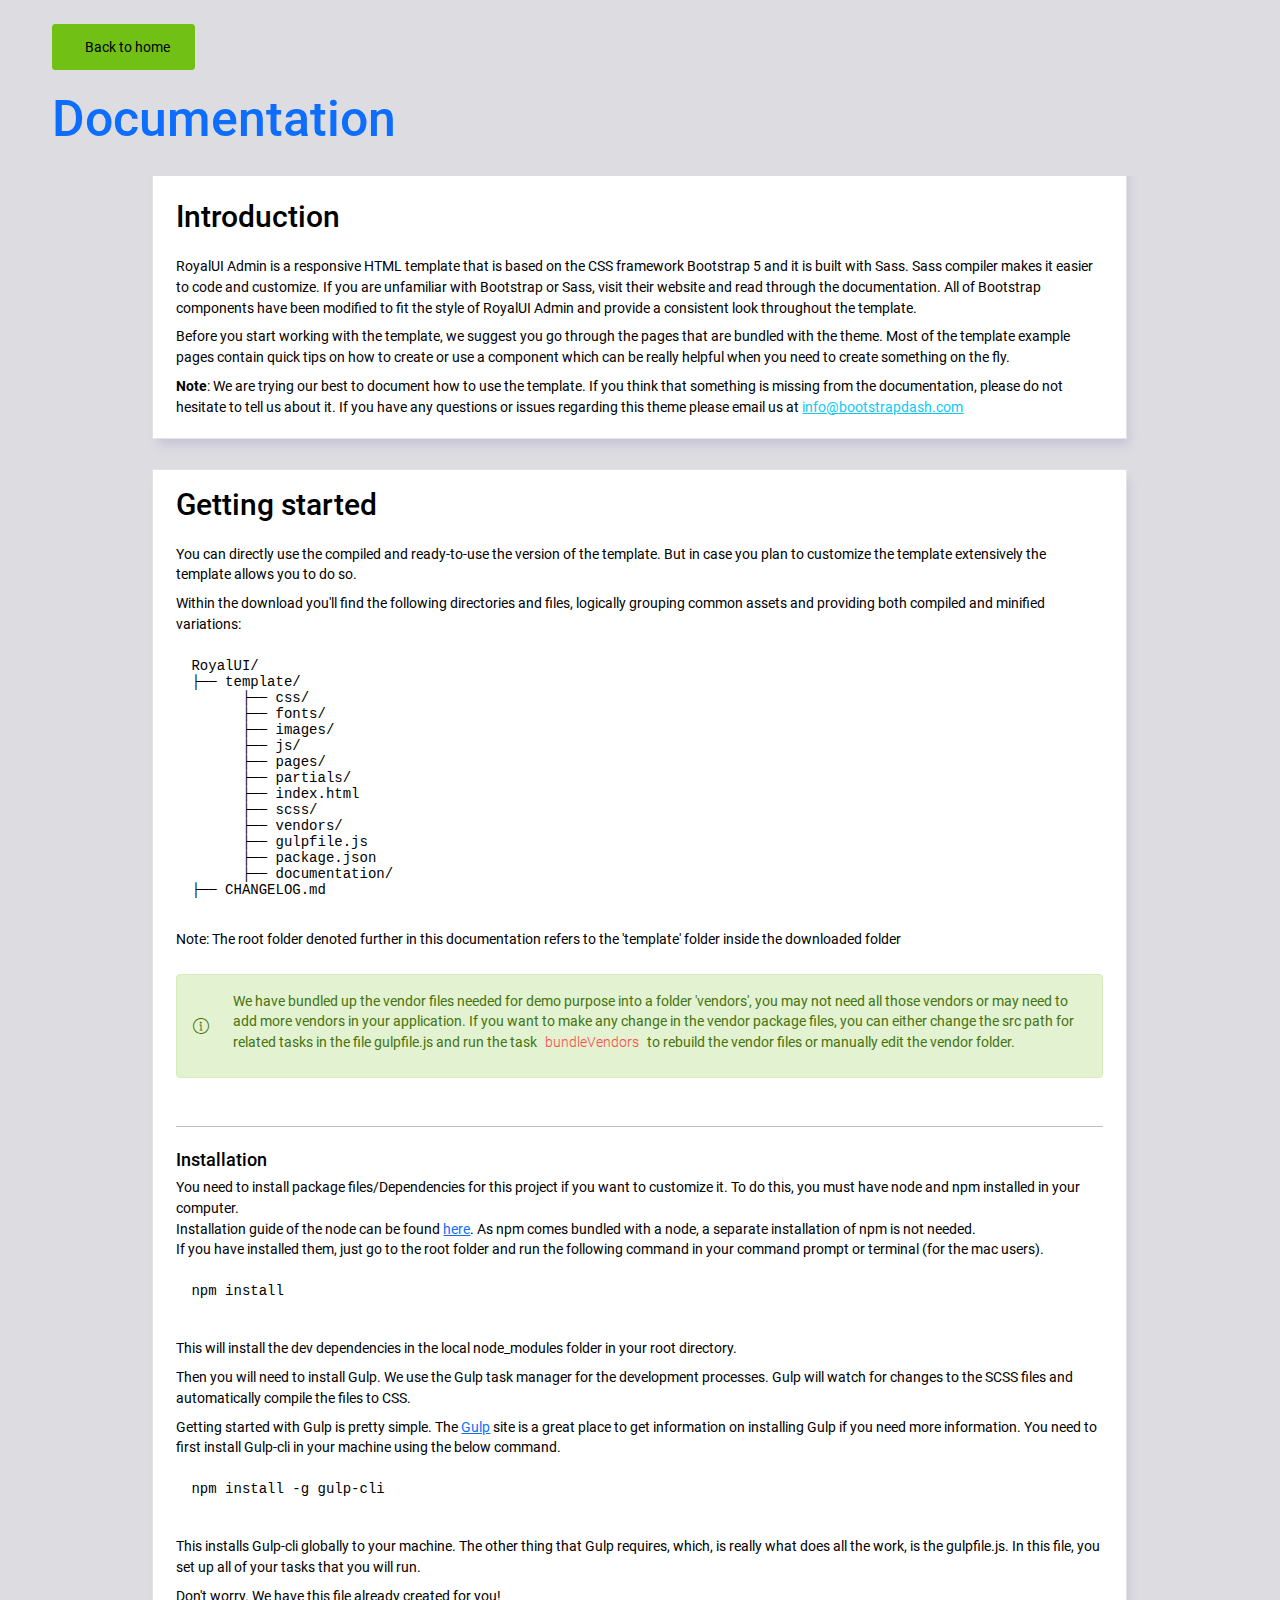
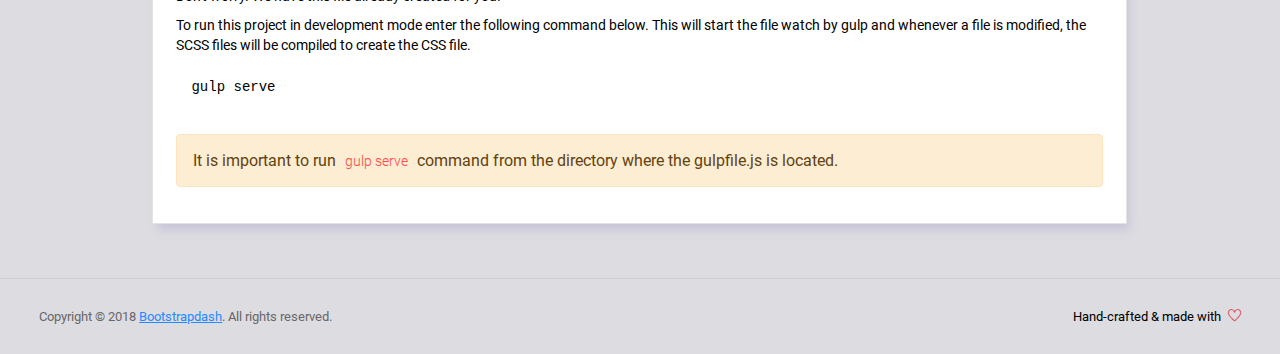
<file: static/admin/documentation/documentation.html>
<!DOCTYPE html>
<html lang="en">

<head>
  <!-- Required meta tags -->
  <meta charset="utf-8">
  <meta name="viewport" content="width=device-width, initial-scale=1, shrink-to-fit=no">
  <title>RoyalUI Admin Dashboard</title>
  <!-- plugins:css -->
  <link rel="stylesheet" href="../vendors/ti-icons/css/themify-icons.css">
  <link rel="stylesheet" href="../vendors/base/vendor.bundle.base.css">
  <!-- endinject -->
  <!-- plugin css for this page -->
  <!-- End plugin css for this page -->
  <!-- inject:css -->
  <link rel="stylesheet" href="../css/style.css">
  <!-- endinject -->
  <link rel="shortcut icon" href="../images/favicon.png" />
</head>

<body>
  <div class="container-scroller">
    <div class="container-fluid page-body-wrapper full-page-wrapper">
      <div class="main-panel w-100  documentation">
        <div class="content-wrapper">
          <div class="container-fluid">
            <div class="row">
              <div class="col-12 doc-header">
                <a class="btn btn-success" href="../index.html"><i class="mdi mdi-home me-2"></i>Back to home</a>
                <h1 class="text-primary mt-4">Documentation</h1>
              </div>
            </div>
            <div class="row doc-content">
              <div class="col-12 col-md-10 offset-md-1">
                <div class="col-12 grid-margin" id="doc-intro">
                    <div class="card">
                        <div class="card-body">
                            <h3 class="mb-4 mt-4">Introduction</h3>
                            <p>RoyalUI Admin is a responsive HTML template that is based on the CSS framework Bootstrap 5 and it is built with Sass. Sass compiler makes it easier to code and customize. If you are unfamiliar with Bootstrap or Sass, visit their
                                website and read through the documentation. All of Bootstrap components have been modified to fit the style of RoyalUI Admin and provide a consistent look throughout the template.</p>
                            <p>Before you start working with the template, we suggest you go through the pages that are bundled with the theme. Most of the template example pages contain quick tips on how to create or use a component which can
                                be really helpful when you need to create something on the fly.</p>
                            <p class="d-inline"><strong>Note</strong>: We are trying our best to document how to use the template. If you think that something is missing from the documentation, please do not hesitate to tell us about it. If you have any questions or issues regarding this theme please email us at <a class="d-inline text-info" href="mailto:info@bootstrapdash.com">info@bootstrapdash.com</a></p>
                        </div>
                    </div>
                </div>
                <div class="col-12 grid-margin" id="doc-started">
                    <div class="card">
                        <div class="card-body">
                            <h3 class="mb-4">Getting started</h3>
                            <p>You can directly use the compiled and ready-to-use the version of the template. But in case you plan to customize the template extensively the template allows you to do so.</p>
                            <p>Within the download you'll find the following directories and files, logically grouping common assets and providing both compiled and minified variations:</p>
                            <pre>
RoyalUI/
├── template/
      ├── css/
      ├── fonts/
      ├── images/
      ├── js/
      ├── pages/
      ├── partials/
      ├── index.html
      ├── scss/
      ├── vendors/
      ├── gulpfile.js
      ├── package.json                           
      ├── documentation/
├── CHANGELOG.md</pre>
                            <p class="mt-1">Note: The root folder denoted further in this documentation refers to the 'template' folder inside the downloaded folder</p>
                            <div class="alert alert-success mt-4 d-flex align-items-center" role="alert">
                              <i class="ti-info-alt me-4"></i>
                              <p>We have bundled up the vendor files needed for demo purpose into a folder 'vendors', you may not need all those vendors or may need to add more vendors in your application. If you want to make any change in the vendor package files, you can either change the src path for related tasks in the file gulpfile.js and run the task <code> bundleVendors </code> to rebuild the vendor files or manually edit the vendor folder.</p>
                            </div>
                            <hr class="mt-5">
                            <h4 class="mt-4">Installation</h4>
                            <p class="mb-0">
                              You need to install package files/Dependencies for this project if you want to customize it. To do this, you must have <span class="font-weight-bold">node and npm</span> installed in your computer.
                            </p>
                            <p class="mb-0">Installation guide of the node can be found <a href="https://nodejs.org/en/">here</a>. As npm comes bundled with a node, a separate installation of npm is not needed.</p>
                            <p>
                                If you have installed them, just go to the root folder and run the following command in your command prompt or terminal (for the mac users).
                            </p>
                            <pre class="shell-mode">
npm install</pre>
                            <p class="mt-4">
                              This will install the dev dependencies in the local <span class="font-weight-bold">node_modules</span> folder in your root directory.
                            </p>
                            <p class="mt-2">
                              Then you will need to install <span class="font-weight-bold">Gulp</span>. We use the Gulp task manager for the development processes. Gulp will watch for changes to the SCSS files and automatically compile the files to CSS.
                            </p>
                            <p>Getting started with Gulp is pretty simple. The <a href="https://gulpjs.com/" target="_blank">Gulp</a> site is a great place to get information on installing Gulp if you need more information. You need to first install Gulp-cli in your machine using the below command.</p>
                            <pre class="shell-mode">
npm install -g gulp-cli</pre>
                            <p class="mt-4">This installs Gulp-cli globally to your machine. The other thing that Gulp requires, which, is really what does all the work, is the gulpfile.js. In this file, you set up all of your tasks that you will run.</p>
                            <p>Don't worry. We have this file already created for you!</p>
                            <p>To run this project in development mode enter the following command below. This will start the file watch by gulp and whenever a file is modified, the SCSS files will be compiled to create the CSS file.</p>
<pre class="shell-mode">
gulp serve</pre>           
                            <div class="alert alert-warning mt-4" role="alert">
                              <i class="ti-info-alt-outline"></i>It is important to run <code>gulp serve</code> command from the directory where the gulpfile.js is located.
                            </div>
                        </div>
                    </div>
                </div>
              </div>
            </div>
          </div>
        </div>
        <!-- partial:../partials/_footer.html -->

        <footer class="footer">
          <div class="d-sm-flex justify-content-center justify-content-sm-between">
            <span class="text-muted text-center text-sm-left d-block d-sm-inline-block">Copyright © 2018 <a href="https://www.bootstrapdash.com/" target="_blank">Bootstrapdash</a>. All rights reserved.</span>
            <span class="float-none float-sm-right d-block mt-1 mt-sm-0 text-center">Hand-crafted & made with <i class="ti-heart text-danger ms-1"></i></span>
          </div>
        </footer>

        <!-- partial -->
      </div>
    </div>
  </div>
<!-- plugins:js -->
<script src="../vendors/base/vendor.bundle.base.js"></script>
<!-- endinject -->
<!-- inject:js -->
<script src="../js/off-canvas.js"></script>
<script src="../js/hoverable-collapse.js"></script>
<script src="../js/template.js"></script>
<script src="../js/todolist.js"></script>
<!-- endinject -->
<!-- Custom js for this page-->
<script src="../js/documentation.js"></script> 
<!-- End custom js for this page-->
</body>

</html>
</file>
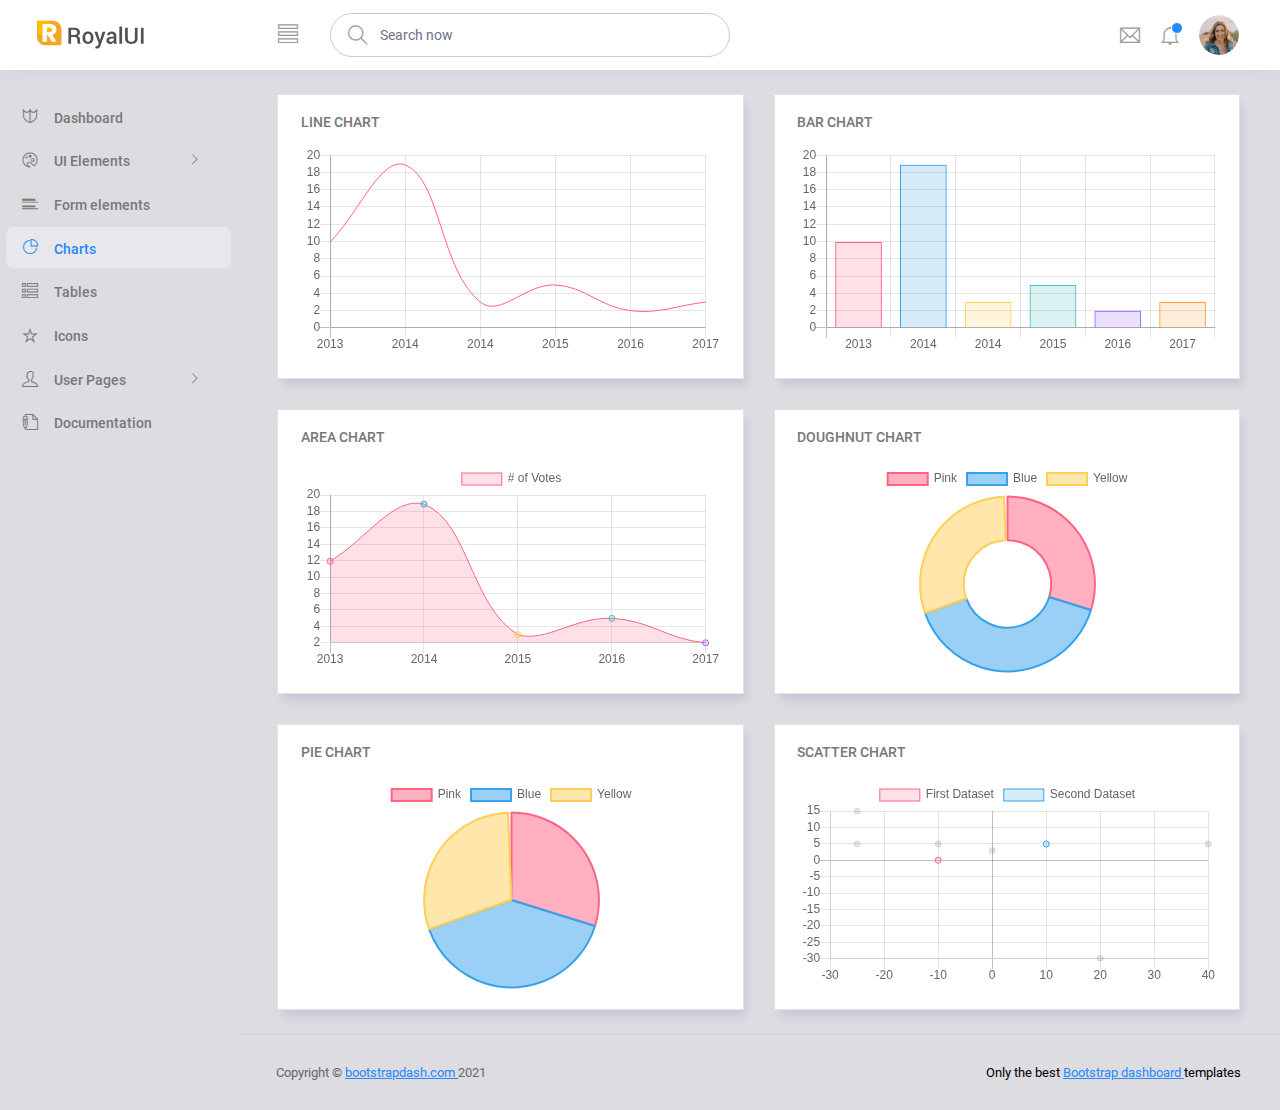
<file: static/admin/pages/charts/chartjs.html>
<!DOCTYPE html>
<html lang="en">

<head>
  <!-- Required meta tags -->
  <meta charset="utf-8">
  <meta name="viewport" content="width=device-width, initial-scale=1, shrink-to-fit=no">
  <title>RoyalUI Admin</title>
  <!-- plugins:css -->
  <link rel="stylesheet" href="../../vendors/ti-icons/css/themify-icons.css">
  <link rel="stylesheet" href="../../vendors/base/vendor.bundle.base.css">
  <!-- endinject -->
  <!-- inject:css -->
  <link rel="stylesheet" href="../../css/style.css">
  <!-- endinject -->
  <link rel="shortcut icon" href="../../images/favicon.png" />
</head>

<body>
  <div class="container-scroller">
    <!-- partial:../../partials/_navbar.html -->
    <nav class="navbar col-lg-12 col-12 p-0 fixed-top d-flex flex-row">
      <div class="text-center navbar-brand-wrapper d-flex align-items-center justify-content-center">
        <a class="navbar-brand brand-logo me-5" href="../../index.html"><img src="../../images/logo.svg" class="me-2" alt="logo"/></a>
        <a class="navbar-brand brand-logo-mini" href="../../index.html"><img src="../../images/logo-mini.svg" alt="logo"/></a>
      </div>
      <div class="navbar-menu-wrapper d-flex align-items-center justify-content-end">
        <button class="navbar-toggler navbar-toggler align-self-center" type="button" data-toggle="minimize">
          <span class="ti-view-list"></span>
        </button>
        <ul class="navbar-nav mr-lg-2">
          <li class="nav-item nav-search d-none d-lg-block">
            <div class="input-group">
              <div class="input-group-prepend hover-cursor" id="navbar-search-icon">
                <span class="input-group-text" id="search">
                  <i class="ti-search"></i>
                </span>
              </div>
              <input type="text" class="form-control" id="navbar-search-input" placeholder="Search now" aria-label="search" aria-describedby="search">
            </div>
          </li>
        </ul>
        <ul class="navbar-nav navbar-nav-right">
          <li class="nav-item dropdown me-1">
            <a class="nav-link count-indicator dropdown-toggle d-flex justify-content-center align-items-center" id="messageDropdown" href="#" data-bs-toggle="dropdown">
              <i class="ti-email mx-0"></i>
            </a>
            <div class="dropdown-menu dropdown-menu-right navbar-dropdown" aria-labelledby="messageDropdown">
              <p class="mb-0 font-weight-normal float-left dropdown-header">Messages</p>
              <a class="dropdown-item">
                <div class="item-thumbnail">
                    <img src="../../images/faces/face4.jpg" alt="image" class="profile-pic">
                </div>
                <div class="item-content flex-grow">
                  <h6 class="ellipsis font-weight-normal">David Grey
                  </h6>
                  <p class="font-weight-light small-text text-muted mb-0">
                    The meeting is cancelled
                  </p>
                </div>
              </a>
              <a class="dropdown-item">
                <div class="item-thumbnail">
                    <img src="../../images/faces/face2.jpg" alt="image" class="profile-pic">
                </div>
                <div class="item-content flex-grow">
                  <h6 class="ellipsis font-weight-normal">Tim Cook
                  </h6>
                  <p class="font-weight-light small-text text-muted mb-0">
                    New product launch
                  </p>
                </div>
              </a>
              <a class="dropdown-item">
                <div class="item-thumbnail">
                    <img src="../../images/faces/face3.jpg" alt="image" class="profile-pic">
                </div>
                <div class="item-content flex-grow">
                  <h6 class="ellipsis font-weight-normal"> Johnson
                  </h6>
                  <p class="font-weight-light small-text text-muted mb-0">
                    Upcoming board meeting
                  </p>
                </div>
              </a>
            </div>
          </li>
          <li class="nav-item dropdown">
            <a class="nav-link count-indicator dropdown-toggle" id="notificationDropdown" href="#" data-bs-toggle="dropdown">
              <i class="ti-bell mx-0"></i>
              <span class="count"></span>
            </a>
            <div class="dropdown-menu dropdown-menu-right navbar-dropdown" aria-labelledby="notificationDropdown">
              <p class="mb-0 font-weight-normal float-left dropdown-header">Notifications</p>
              <a class="dropdown-item">
                <div class="item-thumbnail">
                  <div class="item-icon bg-success">
                    <i class="ti-info-alt mx-0"></i>
                  </div>
                </div>
                <div class="item-content">
                  <h6 class="font-weight-normal">Application Error</h6>
                  <p class="font-weight-light small-text mb-0 text-muted">
                    Just now
                  </p>
                </div>
              </a>
              <a class="dropdown-item">
                <div class="item-thumbnail">
                  <div class="item-icon bg-warning">
                    <i class="ti-settings mx-0"></i>
                  </div>
                </div>
                <div class="item-content">
                  <h6 class="font-weight-normal">Settings</h6>
                  <p class="font-weight-light small-text mb-0 text-muted">
                    Private message
                  </p>
                </div>
              </a>
              <a class="dropdown-item">
                <div class="item-thumbnail">
                  <div class="item-icon bg-info">
                    <i class="ti-user mx-0"></i>
                  </div>
                </div>
                <div class="item-content">
                  <h6 class="font-weight-normal">New user registration</h6>
                  <p class="font-weight-light small-text mb-0 text-muted">
                    2 days ago
                  </p>
                </div>
              </a>
            </div>
          </li>
          <li class="nav-item nav-profile dropdown">
            <a class="nav-link dropdown-toggle" href="#" data-bs-toggle="dropdown" id="profileDropdown">
              <img src="../../images/faces/face28.jpg" alt="profile"/>
            </a>
            <div class="dropdown-menu dropdown-menu-right navbar-dropdown" aria-labelledby="profileDropdown">
              <a class="dropdown-item">
                <i class="ti-settings text-primary"></i>
                Settings
              </a>
              <a class="dropdown-item">
                <i class="ti-power-off text-primary"></i>
                Logout
              </a>
            </div>
          </li>
        </ul>
        <button class="navbar-toggler navbar-toggler-right d-lg-none align-self-center" type="button" data-toggle="offcanvas">
          <span class="ti-view-list"></span>
        </button>
      </div>
    </nav>
    <!-- partial -->
    <div class="container-fluid page-body-wrapper">
      <!-- partial:../../partials/_sidebar.html -->
      <nav class="sidebar sidebar-offcanvas" id="sidebar">
        <ul class="nav">
          <li class="nav-item">
            <a class="nav-link" href="../../index.html">
              <i class="ti-shield menu-icon"></i>
              <span class="menu-title">Dashboard</span>
            </a>
          </li>
          <li class="nav-item">
            <a class="nav-link" data-bs-toggle="collapse" href="#ui-basic" aria-expanded="false" aria-controls="ui-basic">
              <i class="ti-palette menu-icon"></i>
              <span class="menu-title">UI Elements</span>
              <i class="menu-arrow"></i>
            </a>
            <div class="collapse" id="ui-basic">
              <ul class="nav flex-column sub-menu">
                <li class="nav-item"> <a class="nav-link" href="../../pages/ui-features/buttons.html">Buttons</a></li>
                <li class="nav-item"> <a class="nav-link" href="../../pages/ui-features/typography.html">Typography</a></li>
              </ul>
            </div>
          </li>
          <li class="nav-item">
            <a class="nav-link" href="../../pages/forms/basic_elements.html">
              <i class="ti-layout-list-post menu-icon"></i>
              <span class="menu-title">Form elements</span>
            </a>
          </li>
          <li class="nav-item">
            <a class="nav-link" href="../../pages/charts/chartjs.html">
              <i class="ti-pie-chart menu-icon"></i>
              <span class="menu-title">Charts</span>
            </a>
          </li>
          <li class="nav-item">
            <a class="nav-link" href="../../pages/tables/basic-table.html">
              <i class="ti-view-list-alt menu-icon"></i>
              <span class="menu-title">Tables</span>
            </a>
          </li>
          <li class="nav-item">
            <a class="nav-link" href="../../pages/icons/themify.html">
              <i class="ti-star menu-icon"></i>
              <span class="menu-title">Icons</span>
            </a>
          </li>
          <li class="nav-item">
            <a class="nav-link" data-bs-toggle="collapse" href="#auth" aria-expanded="false" aria-controls="auth">
              <i class="ti-user menu-icon"></i>
              <span class="menu-title">User Pages</span>
              <i class="menu-arrow"></i>
            </a>
            <div class="collapse" id="auth">
              <ul class="nav flex-column sub-menu">
                <li class="nav-item"> <a class="nav-link" href="../../pages/samples/login.html"> Login </a></li>
                <li class="nav-item"> <a class="nav-link" href="../../pages/samples/login-2.html"> Login 2 </a></li>
                <li class="nav-item"> <a class="nav-link" href="../../pages/samples/register.html"> Register </a></li>
                <li class="nav-item"> <a class="nav-link" href="../../pages/samples/register-2.html"> Register 2 </a></li>
                <li class="nav-item"> <a class="nav-link" href="../../pages/samples/lock-screen.html"> Lockscreen </a></li>
              </ul>
            </div>
          </li>
          <li class="nav-item">
            <a class="nav-link" href="../../documentation/documentation.html">
              <i class="ti-write menu-icon"></i>
              <span class="menu-title">Documentation</span>
            </a>
          </li>
        </ul>
      </nav>
      <!-- partial -->
      <div class="main-panel">
        <div class="content-wrapper">
          <div class="row">
            <div class="col-lg-6 grid-margin stretch-card">
              <div class="card">
                <div class="card-body">
                  <h4 class="card-title">Line chart</h4>
                  <canvas id="lineChart"></canvas>
                </div>
              </div>
            </div>
            <div class="col-lg-6 grid-margin stretch-card">
              <div class="card">
                <div class="card-body">
                  <h4 class="card-title">Bar chart</h4>
                  <canvas id="barChart"></canvas>
                </div>
              </div>
            </div>
          </div>
          <div class="row">
            <div class="col-lg-6 grid-margin stretch-card">
              <div class="card">
                <div class="card-body">
                  <h4 class="card-title">Area chart</h4>
                  <canvas id="areaChart"></canvas>
                </div>
              </div>
            </div>
            <div class="col-lg-6 grid-margin stretch-card">
              <div class="card">
                <div class="card-body">
                  <h4 class="card-title">Doughnut chart</h4>
                  <canvas id="doughnutChart"></canvas>
                </div>
              </div>
            </div>
          </div>
          <div class="row">
            <div class="col-lg-6 grid-margin grid-margin-lg-0 stretch-card">
              <div class="card">
                <div class="card-body">
                  <h4 class="card-title">Pie chart</h4>
                  <canvas id="pieChart"></canvas>
                </div>
              </div>
            </div>
            <div class="col-lg-6 grid-margin grid-margin-lg-0 stretch-card">
              <div class="card">
                <div class="card-body">
                  <h4 class="card-title">Scatter chart</h4>
                  <canvas id="scatterChart"></canvas>
                </div>
              </div>
            </div>
          </div>
        </div>
        <!-- content-wrapper ends -->
        <!-- partial:../../partials/_footer.html -->
        <footer class="footer">
          <div class="d-sm-flex justify-content-center justify-content-sm-between">
            <span class="text-muted text-center text-sm-left d-block d-sm-inline-block">Copyright © <a href="https://www.bootstrapdash.com/" target="_blank">bootstrapdash.com </a>2021</span>
            <span class="float-none float-sm-right d-block mt-1 mt-sm-0 text-center">Only the best <a href="https://www.bootstrapdash.com/" target="_blank"> Bootstrap dashboard </a> templates</span>
          </div>
        </footer>
        <!-- partial -->
      </div>
      <!-- main-panel ends -->
    </div>
    <!-- page-body-wrapper ends -->
  </div>
  <!-- container-scroller -->
  <!-- plugins:js -->
  <script src="../../vendors/base/vendor.bundle.base.js"></script>
  <!-- endinject -->
  <!-- Plugin js for this page-->
  <script src="../../vendors/chart.js/Chart.min.js"></script>
  <!-- End plugin js for this page-->
  <!-- inject:js -->
  <script src="../../js/off-canvas.js"></script>
  <script src="../../js/hoverable-collapse.js"></script>
  <script src="../../js/template.js"></script>
  <script src="../../js/todolist.js"></script>
  <!-- endinject -->
  <!-- Custom js for this page-->
  <script src="../../js/chart.js"></script>
  <!-- End custom js for this page-->
</body>

</html>
</file>
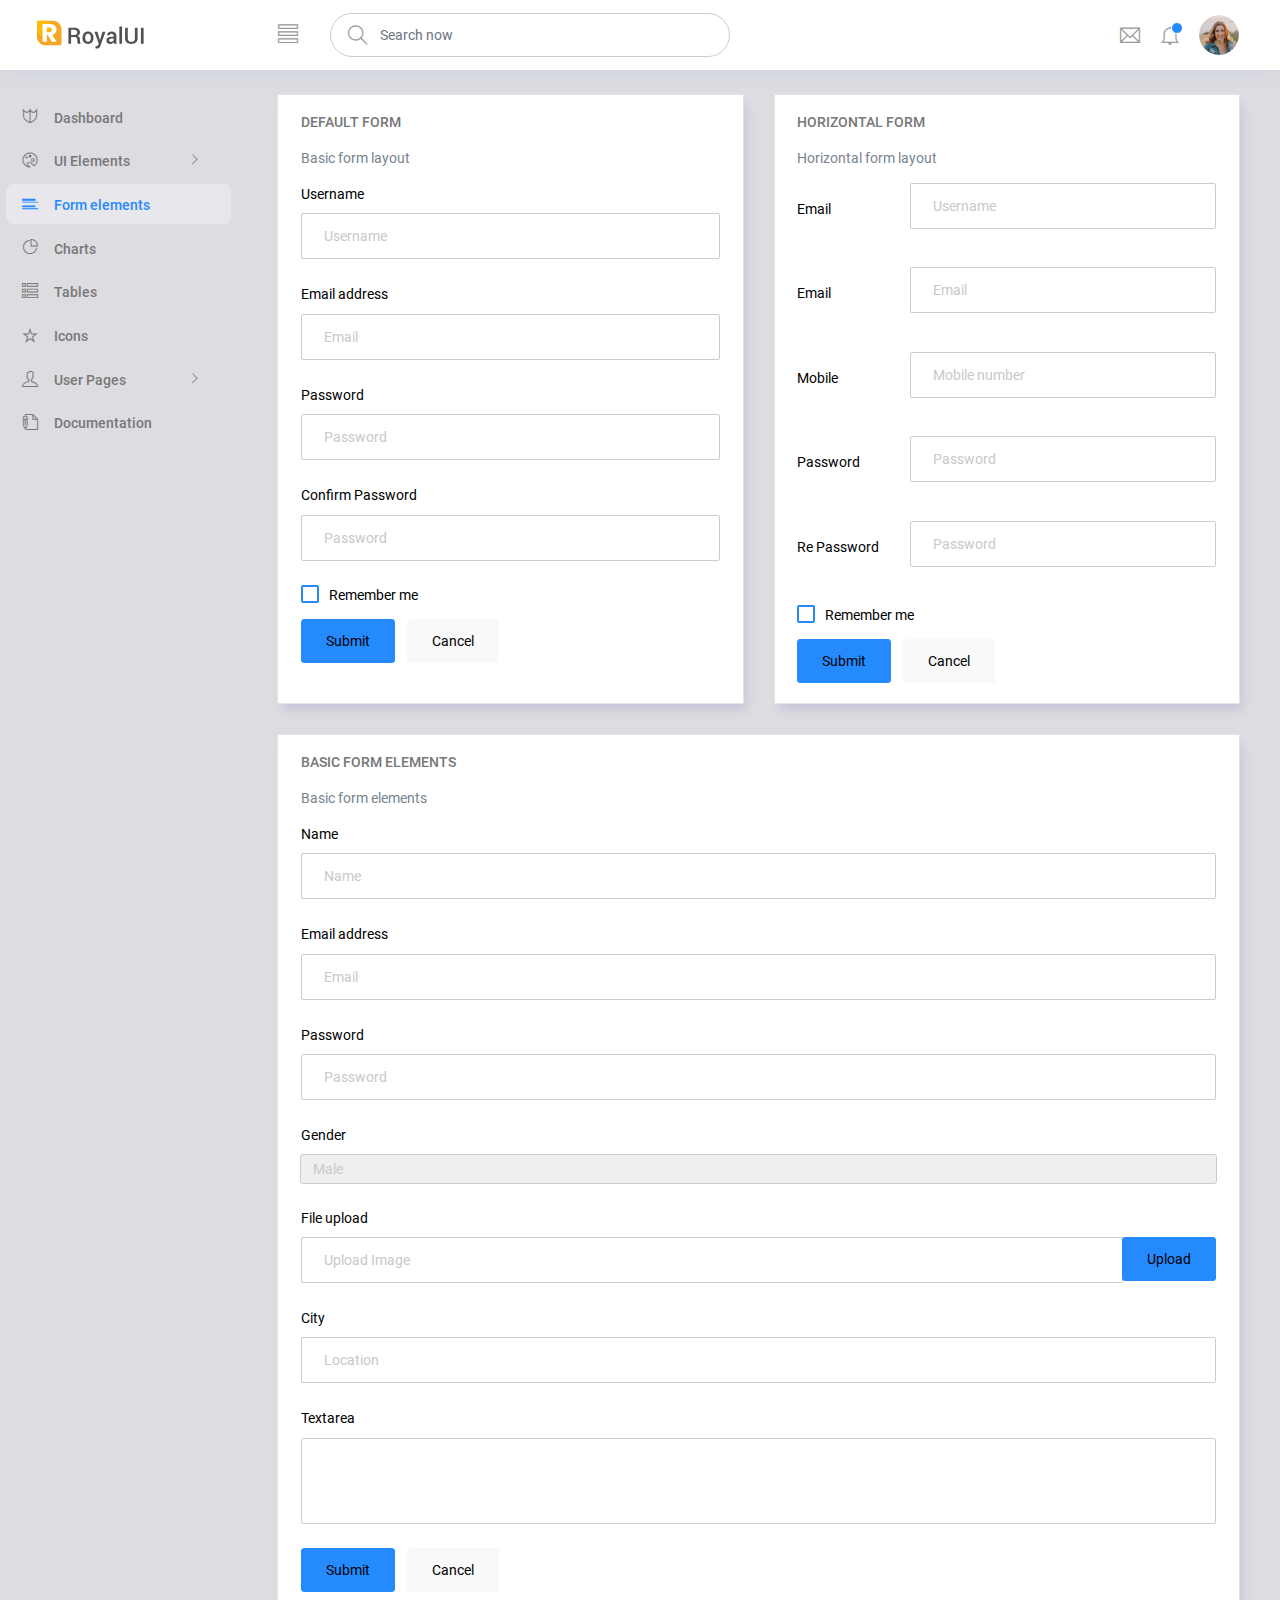
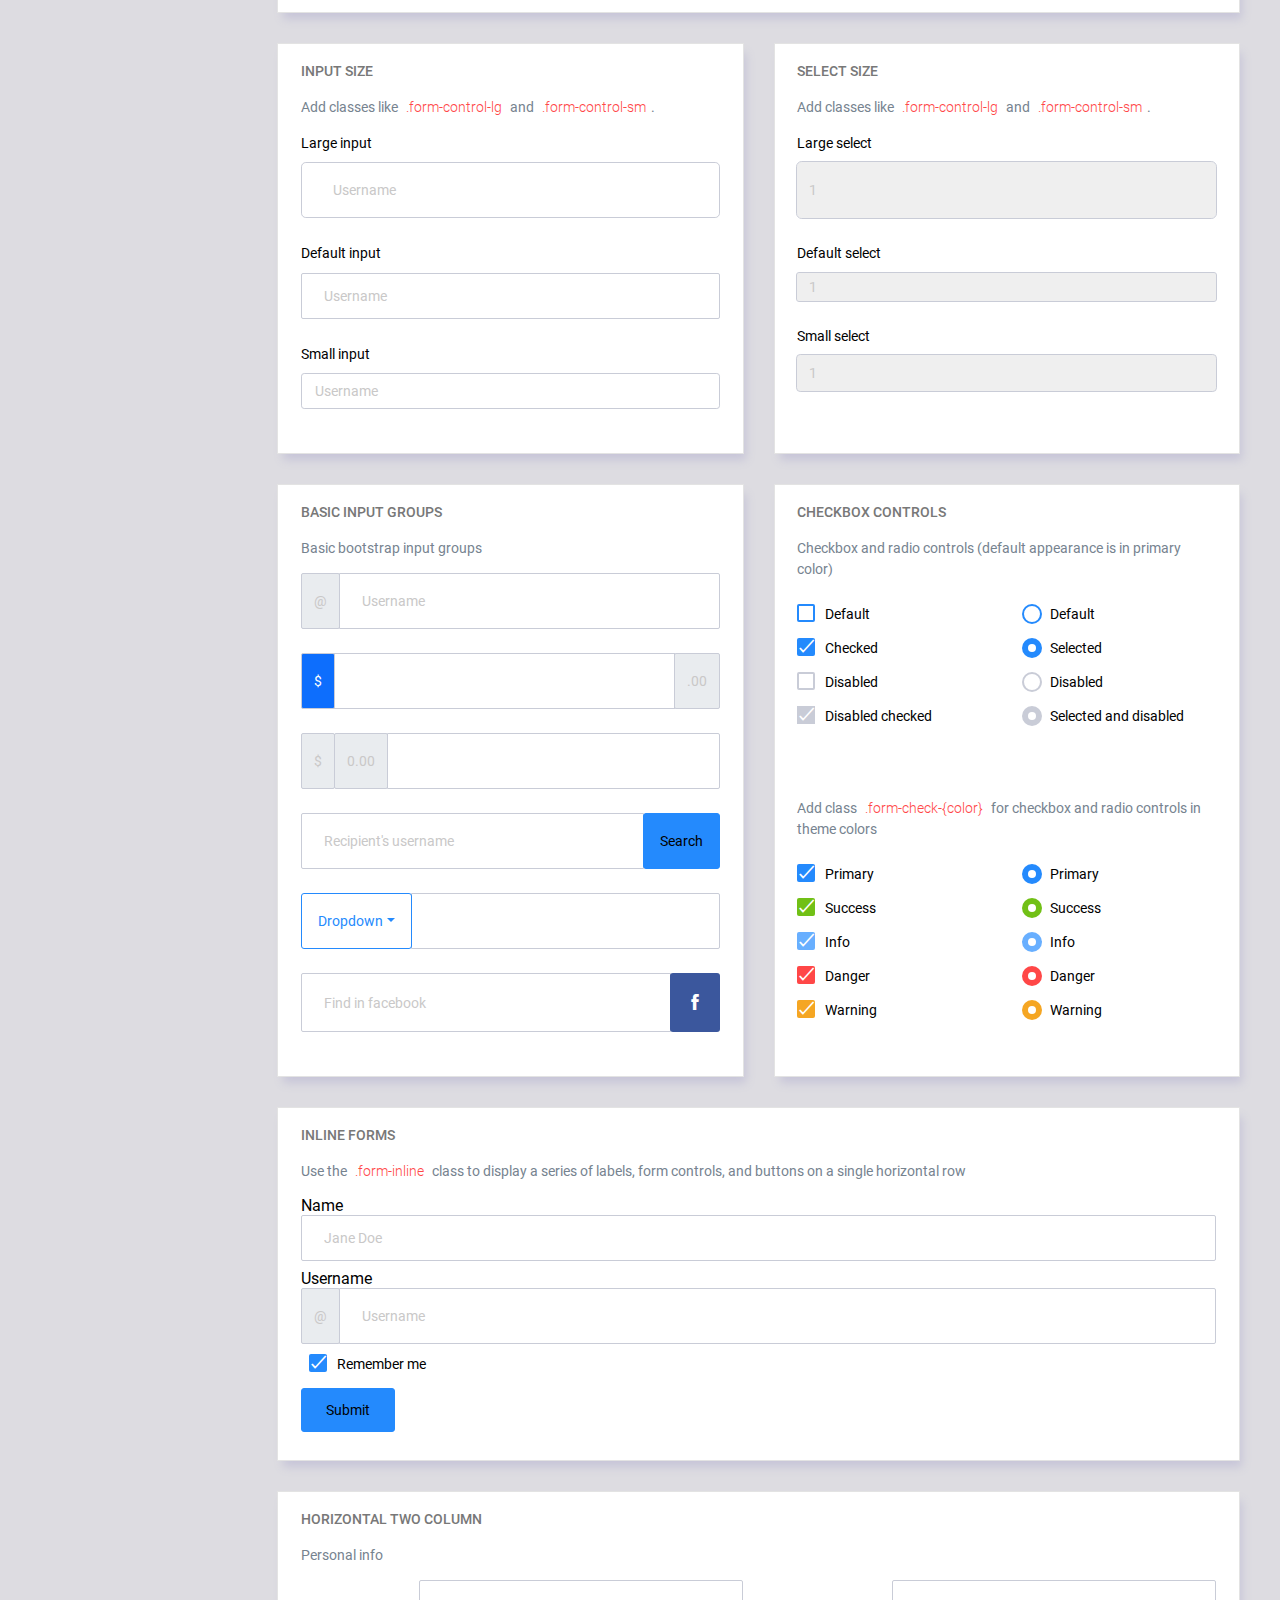
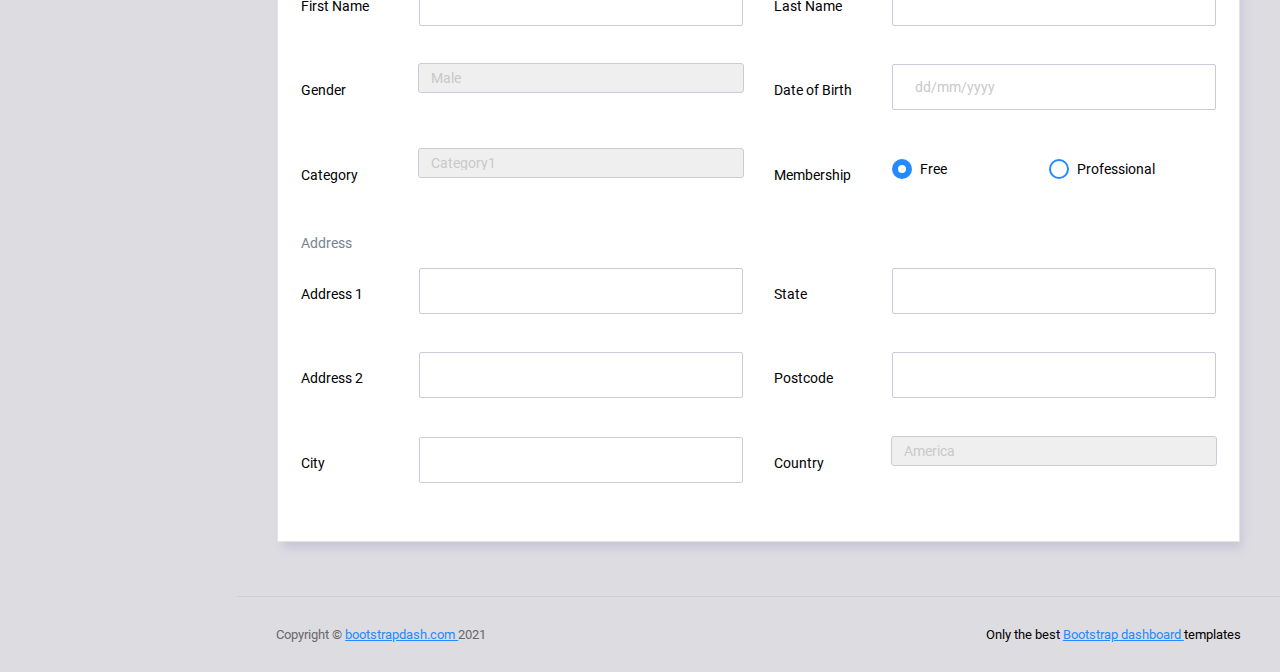
<file: static/admin/pages/forms/basic_elements.html>
<!DOCTYPE html>
<html lang="en">

<head>
  <!-- Required meta tags -->
  <meta charset="utf-8">
  <meta name="viewport" content="width=device-width, initial-scale=1, shrink-to-fit=no">
  <title>RoyalUI Admin</title>
  <!-- plugins:css -->
  <link rel="stylesheet" href="../../vendors/ti-icons/css/themify-icons.css">
  <link rel="stylesheet" href="../../vendors/base/vendor.bundle.base.css">
  <!-- endinject -->
  <!-- plugin css for this page -->
  <!-- End plugin css for this page -->
  <!-- inject:css -->
  <link rel="stylesheet" href="../../css/style.css">
  <!-- endinject -->
  <link rel="shortcut icon" href="../../images/favicon.png" />
</head>

<body>
  <div class="container-scroller">
    <!-- partial:../../partials/_navbar.html -->
    <nav class="navbar col-lg-12 col-12 p-0 fixed-top d-flex flex-row">
      <div class="text-center navbar-brand-wrapper d-flex align-items-center justify-content-center">
        <a class="navbar-brand brand-logo me-5" href="../../index.html"><img src="../../images/logo.svg" class="me-2" alt="logo"/></a>
        <a class="navbar-brand brand-logo-mini" href="../../index.html"><img src="../../images/logo-mini.svg" alt="logo"/></a>
      </div>
      <div class="navbar-menu-wrapper d-flex align-items-center justify-content-end">
        <button class="navbar-toggler navbar-toggler align-self-center" type="button" data-toggle="minimize">
          <span class="ti-view-list"></span>
        </button>
        <ul class="navbar-nav mr-lg-2">
          <li class="nav-item nav-search d-none d-lg-block">
            <div class="input-group">
              <div class="input-group-prepend hover-cursor" id="navbar-search-icon">
                <span class="input-group-text" id="search">
                  <i class="ti-search"></i>
                </span>
              </div>
              <input type="text" class="form-control" id="navbar-search-input" placeholder="Search now" aria-label="search" aria-describedby="search">
            </div>
          </li>
        </ul>
        <ul class="navbar-nav navbar-nav-right">
          <li class="nav-item dropdown me-1">
            <a class="nav-link count-indicator dropdown-toggle d-flex justify-content-center align-items-center" id="messageDropdown" href="#" data-bs-toggle="dropdown">
              <i class="ti-email mx-0"></i>
            </a>
            <div class="dropdown-menu dropdown-menu-right navbar-dropdown" aria-labelledby="messageDropdown">
              <p class="mb-0 font-weight-normal float-left dropdown-header">Messages</p>
              <a class="dropdown-item">
                <div class="item-thumbnail">
                    <img src="../../images/faces/face4.jpg" alt="image" class="profile-pic">
                </div>
                <div class="item-content flex-grow">
                  <h6 class="ellipsis font-weight-normal">David Grey
                  </h6>
                  <p class="font-weight-light small-text text-muted mb-0">
                    The meeting is cancelled
                  </p>
                </div>
              </a>
              <a class="dropdown-item">
                <div class="item-thumbnail">
                    <img src="../../images/faces/face2.jpg" alt="image" class="profile-pic">
                </div>
                <div class="item-content flex-grow">
                  <h6 class="ellipsis font-weight-normal">Tim Cook
                  </h6>
                  <p class="font-weight-light small-text text-muted mb-0">
                    New product launch
                  </p>
                </div>
              </a>
              <a class="dropdown-item">
                <div class="item-thumbnail">
                    <img src="../../images/faces/face3.jpg" alt="image" class="profile-pic">
                </div>
                <div class="item-content flex-grow">
                  <h6 class="ellipsis font-weight-normal"> Johnson
                  </h6>
                  <p class="font-weight-light small-text text-muted mb-0">
                    Upcoming board meeting
                  </p>
                </div>
              </a>
            </div>
          </li>
          <li class="nav-item dropdown">
            <a class="nav-link count-indicator dropdown-toggle" id="notificationDropdown" href="#" data-bs-toggle="dropdown">
              <i class="ti-bell mx-0"></i>
              <span class="count"></span>
            </a>
            <div class="dropdown-menu dropdown-menu-right navbar-dropdown" aria-labelledby="notificationDropdown">
              <p class="mb-0 font-weight-normal float-left dropdown-header">Notifications</p>
              <a class="dropdown-item">
                <div class="item-thumbnail">
                  <div class="item-icon bg-success">
                    <i class="ti-info-alt mx-0"></i>
                  </div>
                </div>
                <div class="item-content">
                  <h6 class="font-weight-normal">Application Error</h6>
                  <p class="font-weight-light small-text mb-0 text-muted">
                    Just now
                  </p>
                </div>
              </a>
              <a class="dropdown-item">
                <div class="item-thumbnail">
                  <div class="item-icon bg-warning">
                    <i class="ti-settings mx-0"></i>
                  </div>
                </div>
                <div class="item-content">
                  <h6 class="font-weight-normal">Settings</h6>
                  <p class="font-weight-light small-text mb-0 text-muted">
                    Private message
                  </p>
                </div>
              </a>
              <a class="dropdown-item">
                <div class="item-thumbnail">
                  <div class="item-icon bg-info">
                    <i class="ti-user mx-0"></i>
                  </div>
                </div>
                <div class="item-content">
                  <h6 class="font-weight-normal">New user registration</h6>
                  <p class="font-weight-light small-text mb-0 text-muted">
                    2 days ago
                  </p>
                </div>
              </a>
            </div>
          </li>
          <li class="nav-item nav-profile dropdown">
            <a class="nav-link dropdown-toggle" href="#" data-bs-toggle="dropdown" id="profileDropdown">
              <img src="../../images/faces/face28.jpg" alt="profile"/>
            </a>
            <div class="dropdown-menu dropdown-menu-right navbar-dropdown" aria-labelledby="profileDropdown">
              <a class="dropdown-item">
                <i class="ti-settings text-primary"></i>
                Settings
              </a>
              <a class="dropdown-item">
                <i class="ti-power-off text-primary"></i>
                Logout
              </a>
            </div>
          </li>
        </ul>
        <button class="navbar-toggler navbar-toggler-right d-lg-none align-self-center" type="button" data-toggle="offcanvas">
          <span class="ti-view-list"></span>
        </button>
      </div>
    </nav>
    <!-- partial -->
    <div class="container-fluid page-body-wrapper">
      <!-- partial:../../partials/_sidebar.html -->
      <nav class="sidebar sidebar-offcanvas" id="sidebar">
        <ul class="nav">
          <li class="nav-item">
            <a class="nav-link" href="../../index.html">
              <i class="ti-shield menu-icon"></i>
              <span class="menu-title">Dashboard</span>
            </a>
          </li>
          <li class="nav-item">
            <a class="nav-link" data-bs-toggle="collapse" href="#ui-basic" aria-expanded="false" aria-controls="ui-basic">
              <i class="ti-palette menu-icon"></i>
              <span class="menu-title">UI Elements</span>
              <i class="menu-arrow"></i>
            </a>
            <div class="collapse" id="ui-basic">
              <ul class="nav flex-column sub-menu">
                <li class="nav-item"> <a class="nav-link" href="../../pages/ui-features/buttons.html">Buttons</a></li>
                <li class="nav-item"> <a class="nav-link" href="../../pages/ui-features/typography.html">Typography</a></li>
              </ul>
            </div>
          </li>
          <li class="nav-item">
            <a class="nav-link" href="../../pages/forms/basic_elements.html">
              <i class="ti-layout-list-post menu-icon"></i>
              <span class="menu-title">Form elements</span>
            </a>
          </li>
          <li class="nav-item">
            <a class="nav-link" href="../../pages/charts/chartjs.html">
              <i class="ti-pie-chart menu-icon"></i>
              <span class="menu-title">Charts</span>
            </a>
          </li>
          <li class="nav-item">
            <a class="nav-link" href="../../pages/tables/basic-table.html">
              <i class="ti-view-list-alt menu-icon"></i>
              <span class="menu-title">Tables</span>
            </a>
          </li>
          <li class="nav-item">
            <a class="nav-link" href="../../pages/icons/themify.html">
              <i class="ti-star menu-icon"></i>
              <span class="menu-title">Icons</span>
            </a>
          </li>
          <li class="nav-item">
            <a class="nav-link" data-bs-toggle="collapse" href="#auth" aria-expanded="false" aria-controls="auth">
              <i class="ti-user menu-icon"></i>
              <span class="menu-title">User Pages</span>
              <i class="menu-arrow"></i>
            </a>
            <div class="collapse" id="auth">
              <ul class="nav flex-column sub-menu">
                <li class="nav-item"> <a class="nav-link" href="../../pages/samples/login.html"> Login </a></li>
                <li class="nav-item"> <a class="nav-link" href="../../pages/samples/login-2.html"> Login 2 </a></li>
                <li class="nav-item"> <a class="nav-link" href="../../pages/samples/register.html"> Register </a></li>
                <li class="nav-item"> <a class="nav-link" href="../../pages/samples/register-2.html"> Register 2 </a></li>
                <li class="nav-item"> <a class="nav-link" href="../../pages/samples/lock-screen.html"> Lockscreen </a></li>
              </ul>
            </div>
          </li>
          <li class="nav-item">
            <a class="nav-link" href="../../documentation/documentation.html">
              <i class="ti-write menu-icon"></i>
              <span class="menu-title">Documentation</span>
            </a>
          </li>
        </ul>
      </nav>
      <!-- partial -->
      <div class="main-panel">        
        <div class="content-wrapper">
          <div class="row">
            <div class="col-md-6 grid-margin stretch-card">
              <div class="card">
                <div class="card-body">
                  <h4 class="card-title">Default form</h4>
                  <p class="card-description">
                    Basic form layout
                  </p>
                  <form class="forms-sample">
                    <div class="form-group">
                      <label for="exampleInputUsername1">Username</label>
                      <input type="text" class="form-control" id="exampleInputUsername1" placeholder="Username">
                    </div>
                    <div class="form-group">
                      <label for="exampleInputEmail1">Email address</label>
                      <input type="email" class="form-control" id="exampleInputEmail1" placeholder="Email">
                    </div>
                    <div class="form-group">
                      <label for="exampleInputPassword1">Password</label>
                      <input type="password" class="form-control" id="exampleInputPassword1" placeholder="Password">
                    </div>
                    <div class="form-group">
                      <label for="exampleInputConfirmPassword1">Confirm Password</label>
                      <input type="password" class="form-control" id="exampleInputConfirmPassword1" placeholder="Password">
                    </div>
                    <div class="form-check form-check-flat form-check-primary">
                      <label class="form-check-label">
                        <input type="checkbox" class="form-check-input">
                        Remember me
                      </label>
                    </div>
                    <button type="submit" class="btn btn-primary me-2">Submit</button>
                    <button class="btn btn-light">Cancel</button>
                  </form>
                </div>
              </div>
            </div>
            <div class="col-md-6 grid-margin stretch-card">
              <div class="card">
                <div class="card-body">
                  <h4 class="card-title">Horizontal Form</h4>
                  <p class="card-description">
                    Horizontal form layout
                  </p>
                  <form class="forms-sample">
                    <div class="form-group row">
                      <label for="exampleInputUsername2" class="col-sm-3 col-form-label">Email</label>
                      <div class="col-sm-9">
                        <input type="text" class="form-control" id="exampleInputUsername2" placeholder="Username">
                      </div>
                    </div>
                    <div class="form-group row">
                      <label for="exampleInputEmail2" class="col-sm-3 col-form-label">Email</label>
                      <div class="col-sm-9">
                        <input type="email" class="form-control" id="exampleInputEmail2" placeholder="Email">
                      </div>
                    </div>
                    <div class="form-group row">
                      <label for="exampleInputMobile" class="col-sm-3 col-form-label">Mobile</label>
                      <div class="col-sm-9">
                        <input type="text" class="form-control" id="exampleInputMobile" placeholder="Mobile number">
                      </div>
                    </div>
                    <div class="form-group row">
                      <label for="exampleInputPassword2" class="col-sm-3 col-form-label">Password</label>
                      <div class="col-sm-9">
                        <input type="password" class="form-control" id="exampleInputPassword2" placeholder="Password">
                      </div>
                    </div>
                    <div class="form-group row">
                      <label for="exampleInputConfirmPassword2" class="col-sm-3 col-form-label">Re Password</label>
                      <div class="col-sm-9">
                        <input type="password" class="form-control" id="exampleInputConfirmPassword2" placeholder="Password">
                      </div>
                    </div>
                    <div class="form-check form-check-flat form-check-primary">
                      <label class="form-check-label">
                        <input type="checkbox" class="form-check-input">
                        Remember me
                      </label>
                    </div>
                    <button type="submit" class="btn btn-primary me-2">Submit</button>
                    <button class="btn btn-light">Cancel</button>
                  </form>
                </div>
              </div>
            </div>
            <div class="col-12 grid-margin stretch-card">
              <div class="card">
                <div class="card-body">
                  <h4 class="card-title">Basic form elements</h4>
                  <p class="card-description">
                    Basic form elements
                  </p>
                  <form class="forms-sample">
                    <div class="form-group">
                      <label for="exampleInputName1">Name</label>
                      <input type="text" class="form-control" id="exampleInputName1" placeholder="Name">
                    </div>
                    <div class="form-group">
                      <label for="exampleInputEmail3">Email address</label>
                      <input type="email" class="form-control" id="exampleInputEmail3" placeholder="Email">
                    </div>
                    <div class="form-group">
                      <label for="exampleInputPassword4">Password</label>
                      <input type="password" class="form-control" id="exampleInputPassword4" placeholder="Password">
                    </div>
                    <div class="form-group">
                      <label for="exampleSelectGender">Gender</label>
                        <select class="form-control" id="exampleSelectGender">
                          <option>Male</option>
                          <option>Female</option>
                        </select>
                      </div>
                    <div class="form-group">
                      <label>File upload</label>
                      <input type="file" name="img[]" class="file-upload-default">
                      <div class="input-group col-xs-12">
                        <input type="text" class="form-control file-upload-info" disabled placeholder="Upload Image">
                        <span class="input-group-append">
                          <button class="file-upload-browse btn btn-primary" type="button">Upload</button>
                        </span>
                      </div>
                    </div>
                    <div class="form-group">
                      <label for="exampleInputCity1">City</label>
                      <input type="text" class="form-control" id="exampleInputCity1" placeholder="Location">
                    </div>
                    <div class="form-group">
                      <label for="exampleTextarea1">Textarea</label>
                      <textarea class="form-control" id="exampleTextarea1" rows="4"></textarea>
                    </div>
                    <button type="submit" class="btn btn-primary me-2">Submit</button>
                    <button class="btn btn-light">Cancel</button>
                  </form>
                </div>
              </div>
            </div>
            <div class="col-md-6 grid-margin stretch-card">
              <div class="card">
                <div class="card-body">
                  <h4 class="card-title">Input size</h4>
                  <p class="card-description">
                    Add classes like <code>.form-control-lg</code> and <code>.form-control-sm</code>.
                  </p>
                  <div class="form-group">
                    <label>Large input</label>
                    <input type="text" class="form-control form-control-lg" placeholder="Username" aria-label="Username">
                  </div>
                  <div class="form-group">
                    <label>Default input</label>
                    <input type="text" class="form-control" placeholder="Username" aria-label="Username">
                  </div>
                  <div class="form-group">
                    <label>Small input</label>
                    <input type="text" class="form-control form-control-sm" placeholder="Username" aria-label="Username">
                  </div>
                </div>
              </div>
            </div>
            <div class="col-md-6 grid-margin stretch-card">
              <div class="card">
                <div class="card-body">
                  <h4 class="card-title">Select size</h4>
                  <p class="card-description">
                    Add classes like <code>.form-control-lg</code> and <code>.form-control-sm</code>.                    
                  </p>
                  <div class="form-group">
                    <label for="exampleFormControlSelect1">Large select</label>
                    <select class="form-control form-control-lg" id="exampleFormControlSelect1">
                      <option>1</option>
                      <option>2</option>
                      <option>3</option>
                      <option>4</option>
                      <option>5</option>
                    </select>
                  </div>
                  <div class="form-group">
                    <label for="exampleFormControlSelect2">Default select</label>
                    <select class="form-control" id="exampleFormControlSelect2">
                      <option>1</option>
                      <option>2</option>
                      <option>3</option>
                      <option>4</option>
                      <option>5</option>
                    </select>
                  </div>
                  <div class="form-group">
                    <label for="exampleFormControlSelect3">Small select</label>
                    <select class="form-control form-control-sm" id="exampleFormControlSelect3">
                      <option>1</option>
                      <option>2</option>
                      <option>3</option>
                      <option>4</option>
                      <option>5</option>
                    </select>
                  </div>
                </div>
              </div>
            </div>
            <div class="col-md-6 grid-margin stretch-card">
              <div class="card">
                <div class="card-body">
                  <h4 class="card-title">Basic input groups</h4>
                  <p class="card-description">
                    Basic bootstrap input groups
                  </p>
                  <div class="form-group">
                    <div class="input-group">
                      <div class="input-group-prepend">
                        <span class="input-group-text">@</span>
                      </div>
                      <input type="text" class="form-control" placeholder="Username" aria-label="Username">
                    </div>
                  </div>
                  <div class="form-group">
                    <div class="input-group">
                      <div class="input-group-prepend">
                        <span class="input-group-text bg-primary text-white">$</span>
                      </div>
                      <input type="text" class="form-control" aria-label="Amount (to the nearest dollar)">
                      <div class="input-group-append">
                        <span class="input-group-text">.00</span>
                      </div>
                    </div>
                  </div>
                  <div class="form-group">
                    <div class="input-group">
                      <div class="input-group-prepend">
                        <span class="input-group-text">$</span>
                      </div>
                      <div class="input-group-prepend">
                        <span class="input-group-text">0.00</span>
                      </div>
                      <input type="text" class="form-control" aria-label="Amount (to the nearest dollar)">
                    </div>
                  </div>
                  <div class="form-group">
                    <div class="input-group">
                      <input type="text" class="form-control" placeholder="Recipient's username" aria-label="Recipient's username">
                      <div class="input-group-append">
                        <button class="btn btn-sm btn-primary" type="button">Search</button>
                      </div>
                    </div>
                  </div>
                  <div class="form-group">
                    <div class="input-group">
                      <div class="input-group-prepend">
                        <button class="btn btn-sm btn-outline-primary dropdown-toggle" type="button" data-bs-toggle="dropdown" aria-haspopup="true" aria-expanded="false">Dropdown</button>
                        <div class="dropdown-menu">
                          <a class="dropdown-item" href="#">Action</a>
                          <a class="dropdown-item" href="#">Another action</a>
                          <a class="dropdown-item" href="#">Something else here</a>
                          <div role="separator" class="dropdown-divider"></div>
                          <a class="dropdown-item" href="#">Separated link</a>
                        </div>
                      </div>
                      <input type="text" class="form-control" aria-label="Text input with dropdown button">
                    </div>
                  </div>
                  <div class="form-group">
                    <div class="input-group">
                      <input type="text" class="form-control" placeholder="Find in facebook" aria-label="Recipient's username">
                      <div class="input-group-append">
                        <button class="btn btn-sm btn-facebook" type="button">
                          <i class="ti-facebook"></i>
                        </button>
                      </div>
                    </div>
                  </div>
                </div>
              </div>
            </div>
            <div class="col-md-6 grid-margin stretch-card">
              <div class="card">
                <div class="card-body">
                  <h4 class="card-title">Checkbox Controls</h4>
                  <p class="card-description">Checkbox and radio controls (default appearance is in primary color)</p>
                  <form>
                    <div class="row">
                      <div class="col-md-6">
                        <div class="form-group">
                          <div class="form-check">
                            <label class="form-check-label">
                              <input type="checkbox" class="form-check-input">
                              Default
                            </label>
                          </div>
                          <div class="form-check">
                            <label class="form-check-label">
                              <input type="checkbox" class="form-check-input" checked>
                              Checked
                            </label>
                          </div>
                          <div class="form-check">
                            <label class="form-check-label">
                              <input type="checkbox" class="form-check-input" disabled>
                              Disabled
                            </label>
                          </div>
                          <div class="form-check">
                            <label class="form-check-label">
                              <input type="checkbox" class="form-check-input" disabled checked>
                              Disabled checked
                            </label>
                          </div>
                        </div>
                      </div>
                      <div class="col-md-6">
                        <div class="form-group">
                          <div class="form-check">
                            <label class="form-check-label">
                              <input type="radio" class="form-check-input" name="optionsRadios" id="optionsRadios1" value="">
                              Default
                            </label>
                          </div>
                          <div class="form-check">
                            <label class="form-check-label">
                              <input type="radio" class="form-check-input" name="optionsRadios" id="optionsRadios2" value="option2" checked>
                              Selected
                            </label>
                          </div>
                          <div class="form-check">
                            <label class="form-check-label">
                              <input type="radio" class="form-check-input" name="optionsRadios2" id="optionsRadios3" value="option3" disabled>
                              Disabled
                            </label>
                          </div>
                          <div class="form-check">
                            <label class="form-check-label">
                              <input type="radio" class="form-check-input" name="optionsRadio2" id="optionsRadios4" value="option4" disabled checked>
                              Selected and disabled
                            </label>
                          </div>
                        </div>
                      </div>
                    </div>
                  </form>
                </div>
                <div class="card-body">
                  <p class="card-description">Add class <code>.form-check-{color}</code> for checkbox and radio controls in theme colors</p>
                  <form>
                    <div class="row">
                      <div class="col-md-6">
                        <div class="form-group">
                          <div class="form-check form-check-primary">
                            <label class="form-check-label">
                              <input type="checkbox" class="form-check-input" checked>
                              Primary
                            </label>
                          </div>
                          <div class="form-check form-check-success">
                            <label class="form-check-label">
                              <input type="checkbox" class="form-check-input" checked>
                              Success
                            </label>
                          </div>
                          <div class="form-check form-check-info">
                            <label class="form-check-label">
                              <input type="checkbox" class="form-check-input" checked>
                              Info
                            </label>
                          </div>
                          <div class="form-check form-check-danger">
                            <label class="form-check-label">
                              <input type="checkbox" class="form-check-input" checked>
                              Danger
                            </label>
                          </div>
                          <div class="form-check form-check-warning">
                            <label class="form-check-label">
                              <input type="checkbox" class="form-check-input" checked>
                              Warning
                            </label>
                          </div>
                        </div>
                      </div>
                      <div class="col-md-6">
                        <div class="form-group">
                          <div class="form-check form-check-primary">
                            <label class="form-check-label">
                              <input type="radio" class="form-check-input" name="ExampleRadio1" id="ExampleRadio1" checked>
                              Primary
                            </label>
                          </div>
                          <div class="form-check form-check-success">
                            <label class="form-check-label">
                              <input type="radio" class="form-check-input" name="ExampleRadio2" id="ExampleRadio2" checked>
                              Success
                            </label>
                          </div>
                          <div class="form-check form-check-info">
                            <label class="form-check-label">
                              <input type="radio" class="form-check-input" name="ExampleRadio3" id="ExampleRadio3" checked>
                              Info
                            </label>
                          </div>
                          <div class="form-check form-check-danger">
                            <label class="form-check-label">
                              <input type="radio" class="form-check-input" name="ExampleRadio4" id="ExampleRadio4" checked>
                              Danger
                            </label>
                          </div>
                          <div class="form-check form-check-warning">
                            <label class="form-check-label">
                              <input type="radio" class="form-check-input" name="ExampleRadio5" id="ExampleRadio5" checked>
                              Warning
                            </label>
                          </div>
                        </div>
                      </div>
                    </div>
                  </form>
                </div>
              </div>
            </div>
            <div class="col-12 grid-margin stretch-card">
              <div class="card">
                <div class="card-body">
                  <h4 class="card-title">Inline forms</h4>
                  <p class="card-description">
                    Use the <code>.form-inline</code> class to display a series of labels, form controls, and buttons on a single horizontal row
                  </p>
                  <form class="form-inline">
                    <label class="sr-only" for="inlineFormInputName2">Name</label>
                    <input type="text" class="form-control mb-2 mr-sm-2" id="inlineFormInputName2" placeholder="Jane Doe">
                  
                    <label class="sr-only" for="inlineFormInputGroupUsername2">Username</label>
                    <div class="input-group mb-2 mr-sm-2">
                      <div class="input-group-prepend">
                        <div class="input-group-text">@</div>
                      </div>
                      <input type="text" class="form-control" id="inlineFormInputGroupUsername2" placeholder="Username">
                    </div>
                    <div class="form-check mx-sm-2">
                      <label class="form-check-label">
                        <input type="checkbox" class="form-check-input" checked>
                        Remember me
                      </label>
                    </div>
                    <button type="submit" class="btn btn-primary mb-2">Submit</button>
                  </form>
                </div>
              </div>
            </div>
            <div class="col-12 grid-margin">
              <div class="card">
                <div class="card-body">
                  <h4 class="card-title">Horizontal Two column</h4>
                  <form class="form-sample">
                    <p class="card-description">
                      Personal info
                    </p>
                    <div class="row">
                      <div class="col-md-6">
                        <div class="form-group row">
                          <label class="col-sm-3 col-form-label">First Name</label>
                          <div class="col-sm-9">
                            <input type="text" class="form-control" />
                          </div>
                        </div>
                      </div>
                      <div class="col-md-6">
                        <div class="form-group row">
                          <label class="col-sm-3 col-form-label">Last Name</label>
                          <div class="col-sm-9">
                            <input type="text" class="form-control" />
                          </div>
                        </div>
                      </div>
                    </div>
                    <div class="row">
                      <div class="col-md-6">
                        <div class="form-group row">
                          <label class="col-sm-3 col-form-label">Gender</label>
                          <div class="col-sm-9">
                            <select class="form-control">
                              <option>Male</option>
                              <option>Female</option>
                            </select>
                          </div>
                        </div>
                      </div>
                      <div class="col-md-6">
                        <div class="form-group row">
                          <label class="col-sm-3 col-form-label">Date of Birth</label>
                          <div class="col-sm-9">
                            <input class="form-control" placeholder="dd/mm/yyyy"/>
                          </div>
                        </div>
                      </div>
                    </div>
                    <div class="row">
                      <div class="col-md-6">
                        <div class="form-group row">
                          <label class="col-sm-3 col-form-label">Category</label>
                          <div class="col-sm-9">
                            <select class="form-control">
                              <option>Category1</option>
                              <option>Category2</option>
                              <option>Category3</option>
                              <option>Category4</option>
                            </select>
                          </div>
                        </div>
                      </div>
                      <div class="col-md-6">
                        <div class="form-group row">
                          <label class="col-sm-3 col-form-label">Membership</label>
                          <div class="col-sm-4">
                            <div class="form-check">
                              <label class="form-check-label">
                                <input type="radio" class="form-check-input" name="membershipRadios" id="membershipRadios1" value="" checked>
                                Free
                              </label>
                            </div>
                          </div>
                          <div class="col-sm-5">
                            <div class="form-check">
                              <label class="form-check-label">
                                <input type="radio" class="form-check-input" name="membershipRadios" id="membershipRadios2" value="option2">
                                Professional
                              </label>
                            </div>
                          </div>
                        </div>
                      </div>
                    </div>
                    <p class="card-description">
                      Address
                    </p>
                    <div class="row">
                      <div class="col-md-6">
                        <div class="form-group row">
                          <label class="col-sm-3 col-form-label">Address 1</label>
                          <div class="col-sm-9">
                            <input type="text" class="form-control" />
                          </div>
                        </div>
                      </div>
                      <div class="col-md-6">
                        <div class="form-group row">
                          <label class="col-sm-3 col-form-label">State</label>
                          <div class="col-sm-9">
                            <input type="text" class="form-control" />
                          </div>
                        </div>
                      </div>
                    </div>
                    <div class="row">
                      <div class="col-md-6">
                        <div class="form-group row">
                          <label class="col-sm-3 col-form-label">Address 2</label>
                          <div class="col-sm-9">
                            <input type="text" class="form-control" />
                          </div>
                        </div>
                      </div>
                      <div class="col-md-6">
                        <div class="form-group row">
                          <label class="col-sm-3 col-form-label">Postcode</label>
                          <div class="col-sm-9">
                            <input type="text" class="form-control" />
                          </div>
                        </div>
                      </div>
                    </div>
                    <div class="row">
                      <div class="col-md-6">
                        <div class="form-group row">
                          <label class="col-sm-3 col-form-label">City</label>
                          <div class="col-sm-9">
                            <input type="text" class="form-control" />
                          </div>
                        </div>
                      </div>
                      <div class="col-md-6">
                        <div class="form-group row">
                          <label class="col-sm-3 col-form-label">Country</label>
                          <div class="col-sm-9">
                            <select class="form-control">
                              <option>America</option>
                              <option>Italy</option>
                              <option>Russia</option>
                              <option>Britain</option>
                            </select>
                          </div>
                        </div>
                      </div>
                    </div>
                  </form>
                </div>
              </div>
            </div>
          </div>
        </div>
        <!-- content-wrapper ends -->
        <!-- partial:../../partials/_footer.html -->
        <footer class="footer">
          <div class="d-sm-flex justify-content-center justify-content-sm-between">
            <span class="text-muted text-center text-sm-left d-block d-sm-inline-block">Copyright © <a href="https://www.bootstrapdash.com/" target="_blank">bootstrapdash.com </a>2021</span>
            <span class="float-none float-sm-right d-block mt-1 mt-sm-0 text-center">Only the best <a href="https://www.bootstrapdash.com/" target="_blank"> Bootstrap dashboard </a> templates</span>
          </div>
        </footer>
        <!-- partial -->
      </div>
      <!-- main-panel ends -->
    </div>
    <!-- page-body-wrapper ends -->
  </div>
  <!-- container-scroller -->
  <!-- plugins:js -->
  <script src="../../vendors/base/vendor.bundle.base.js"></script>
  <!-- endinject -->
  <!-- inject:js -->
  <script src="../../js/off-canvas.js"></script>
  <script src="../../js/hoverable-collapse.js"></script>
  <script src="../../js/template.js"></script>
  <script src="../../js/todolist.js"></script>
  <!-- endinject -->
  <!-- Custom js for this page-->
  <script src="../../js/file-upload.js"></script>
  <!-- End custom js for this page-->
</body>

</html>
</file>
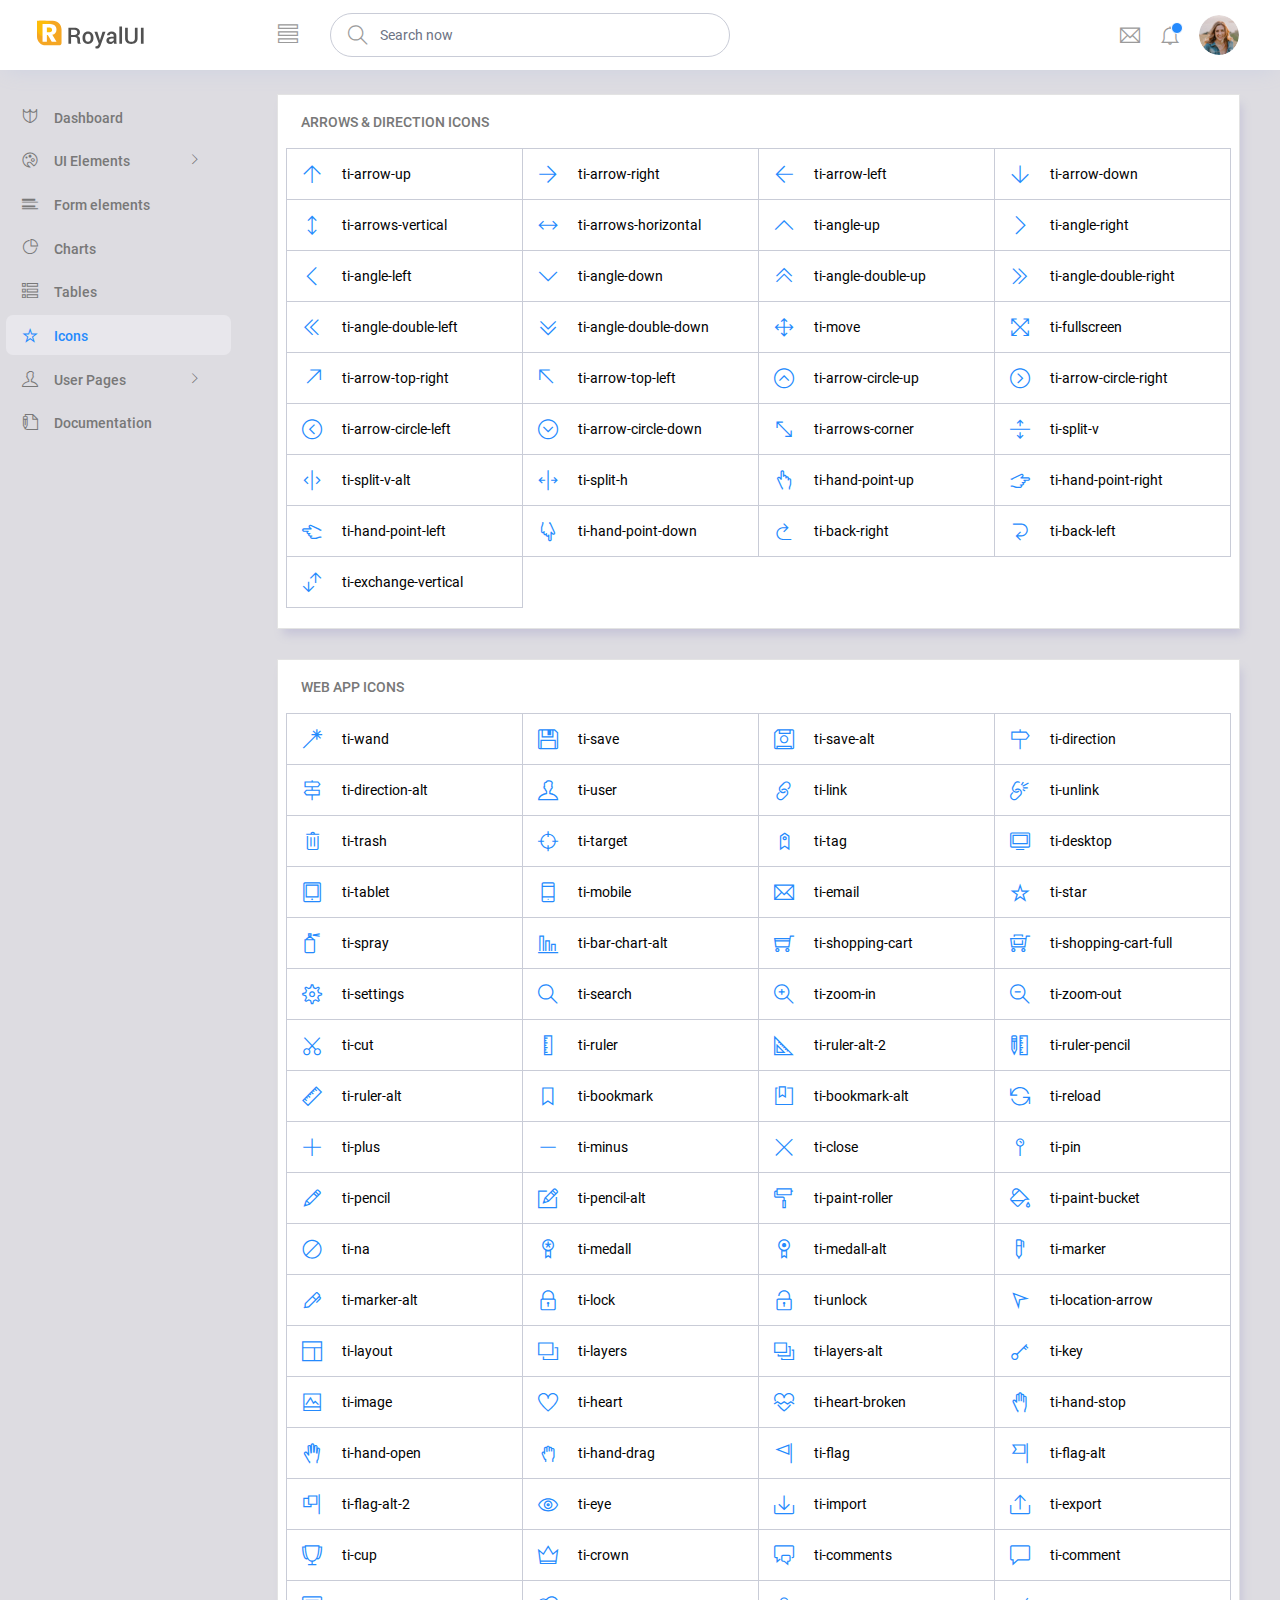
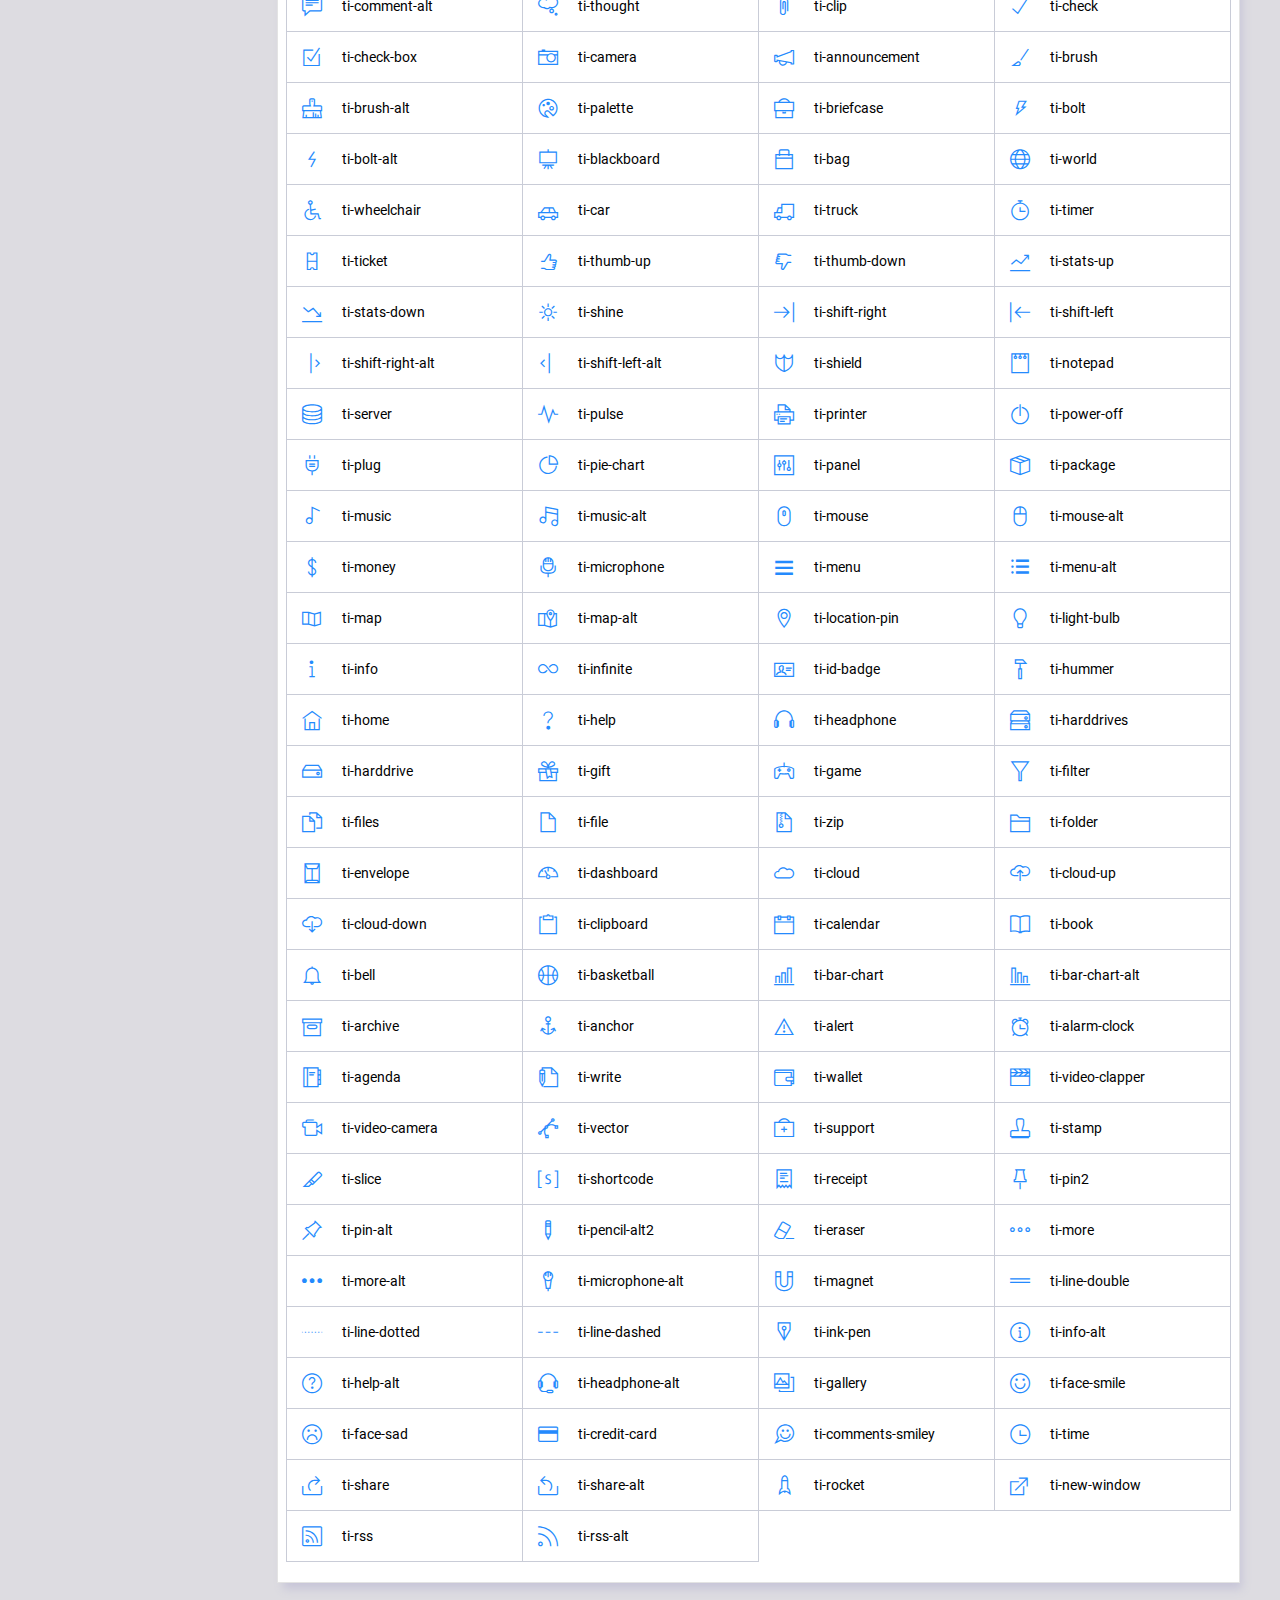
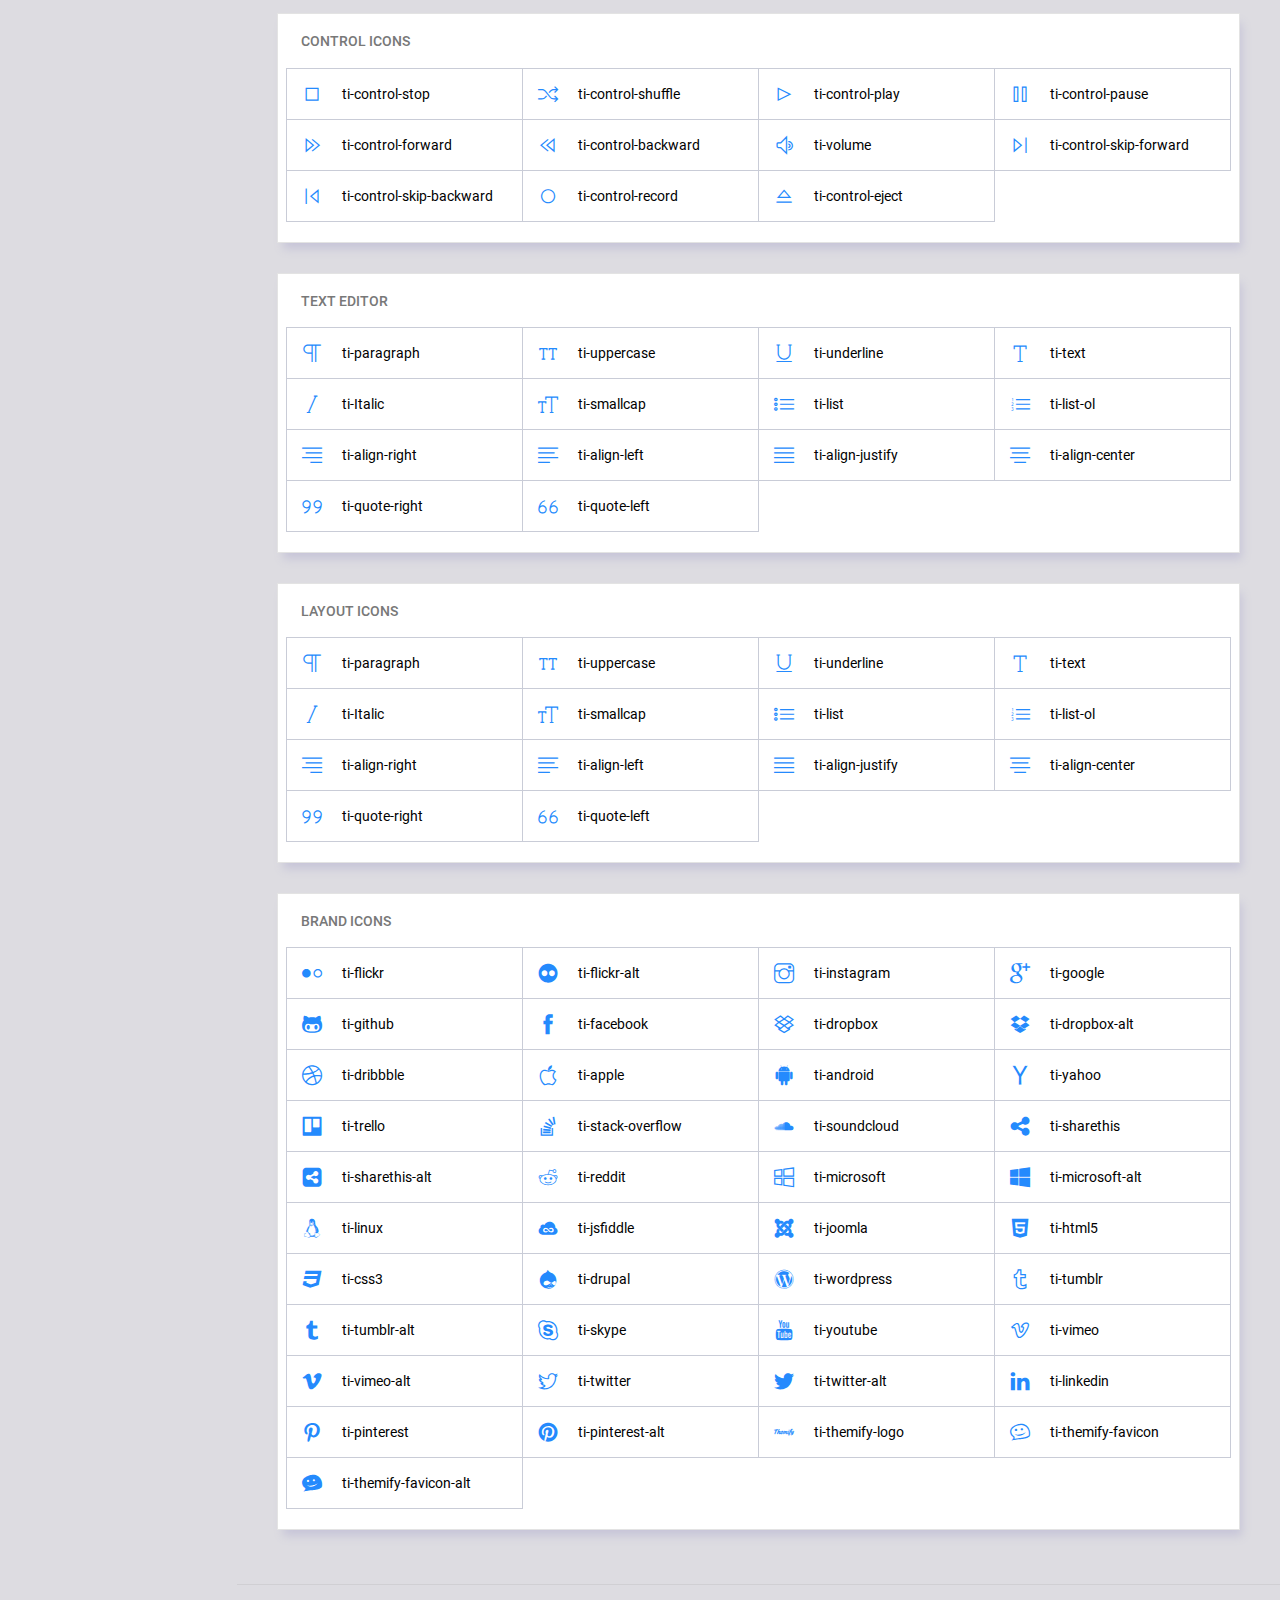
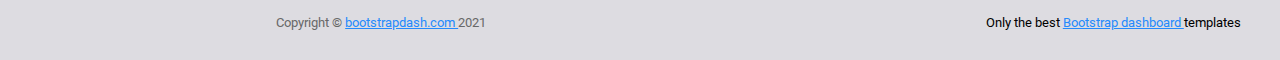
<file: static/admin/pages/icons/themify.html>
<!DOCTYPE html>
<html lang="en">

<head>
  <!-- Required meta tags -->
  <meta charset="utf-8">
  <meta name="viewport" content="width=device-width, initial-scale=1, shrink-to-fit=no">
  <title>RoyalUI Admin</title>
  <!-- plugins:css -->
  <link rel="stylesheet" href="../../vendors/ti-icons/css/themify-icons.css">
  <link rel="stylesheet" href="../../vendors/base/vendor.bundle.base.css">
  <!-- endinject -->
  <!-- plugin css for this page -->
  <!-- End plugin css for this page -->
  <!-- inject:css -->
  <link rel="stylesheet" href="../../css/style.css">
  <!-- endinject -->
  <link rel="shortcut icon" href="../../images/favicon.png" />
</head>

<body>
  <div class="container-scroller">
    <!-- partial:../../partials/_navbar.html -->
    <nav class="navbar col-lg-12 col-12 p-0 fixed-top d-flex flex-row">
      <div class="text-center navbar-brand-wrapper d-flex align-items-center justify-content-center">
        <a class="navbar-brand brand-logo me-5" href="../../index.html"><img src="../../images/logo.svg" class="me-2" alt="logo"/></a>
        <a class="navbar-brand brand-logo-mini" href="../../index.html"><img src="../../images/logo-mini.svg" alt="logo"/></a>
      </div>
      <div class="navbar-menu-wrapper d-flex align-items-center justify-content-end">
        <button class="navbar-toggler navbar-toggler align-self-center" type="button" data-toggle="minimize">
          <span class="ti-view-list"></span>
        </button>
        <ul class="navbar-nav mr-lg-2">
          <li class="nav-item nav-search d-none d-lg-block">
            <div class="input-group">
              <div class="input-group-prepend hover-cursor" id="navbar-search-icon">
                <span class="input-group-text" id="search">
                  <i class="ti-search"></i>
                </span>
              </div>
              <input type="text" class="form-control" id="navbar-search-input" placeholder="Search now" aria-label="search" aria-describedby="search">
            </div>
          </li>
        </ul>
        <ul class="navbar-nav navbar-nav-right">
          <li class="nav-item dropdown me-1">
            <a class="nav-link count-indicator dropdown-toggle d-flex justify-content-center align-items-center" id="messageDropdown" href="#" data-bs-toggle="dropdown">
              <i class="ti-email mx-0"></i>
            </a>
            <div class="dropdown-menu dropdown-menu-right navbar-dropdown" aria-labelledby="messageDropdown">
              <p class="mb-0 font-weight-normal float-left dropdown-header">Messages</p>
              <a class="dropdown-item">
                <div class="item-thumbnail">
                    <img src="../../images/faces/face4.jpg" alt="image" class="profile-pic">
                </div>
                <div class="item-content flex-grow">
                  <h6 class="ellipsis font-weight-normal">David Grey
                  </h6>
                  <p class="font-weight-light small-text text-muted mb-0">
                    The meeting is cancelled
                  </p>
                </div>
              </a>
              <a class="dropdown-item">
                <div class="item-thumbnail">
                    <img src="../../images/faces/face2.jpg" alt="image" class="profile-pic">
                </div>
                <div class="item-content flex-grow">
                  <h6 class="ellipsis font-weight-normal">Tim Cook
                  </h6>
                  <p class="font-weight-light small-text text-muted mb-0">
                    New product launch
                  </p>
                </div>
              </a>
              <a class="dropdown-item">
                <div class="item-thumbnail">
                    <img src="../../images/faces/face3.jpg" alt="image" class="profile-pic">
                </div>
                <div class="item-content flex-grow">
                  <h6 class="ellipsis font-weight-normal"> Johnson
                  </h6>
                  <p class="font-weight-light small-text text-muted mb-0">
                    Upcoming board meeting
                  </p>
                </div>
              </a>
            </div>
          </li>
          <li class="nav-item dropdown">
            <a class="nav-link count-indicator dropdown-toggle" id="notificationDropdown" href="#" data-bs-toggle="dropdown">
              <i class="ti-bell mx-0"></i>
              <span class="count"></span>
            </a>
            <div class="dropdown-menu dropdown-menu-right navbar-dropdown" aria-labelledby="notificationDropdown">
              <p class="mb-0 font-weight-normal float-left dropdown-header">Notifications</p>
              <a class="dropdown-item">
                <div class="item-thumbnail">
                  <div class="item-icon bg-success">
                    <i class="ti-info-alt mx-0"></i>
                  </div>
                </div>
                <div class="item-content">
                  <h6 class="font-weight-normal">Application Error</h6>
                  <p class="font-weight-light small-text mb-0 text-muted">
                    Just now
                  </p>
                </div>
              </a>
              <a class="dropdown-item">
                <div class="item-thumbnail">
                  <div class="item-icon bg-warning">
                    <i class="ti-settings mx-0"></i>
                  </div>
                </div>
                <div class="item-content">
                  <h6 class="font-weight-normal">Settings</h6>
                  <p class="font-weight-light small-text mb-0 text-muted">
                    Private message
                  </p>
                </div>
              </a>
              <a class="dropdown-item">
                <div class="item-thumbnail">
                  <div class="item-icon bg-info">
                    <i class="ti-user mx-0"></i>
                  </div>
                </div>
                <div class="item-content">
                  <h6 class="font-weight-normal">New user registration</h6>
                  <p class="font-weight-light small-text mb-0 text-muted">
                    2 days ago
                  </p>
                </div>
              </a>
            </div>
          </li>
          <li class="nav-item nav-profile dropdown">
            <a class="nav-link dropdown-toggle" href="#" data-bs-toggle="dropdown" id="profileDropdown">
              <img src="../../images/faces/face28.jpg" alt="profile"/>
            </a>
            <div class="dropdown-menu dropdown-menu-right navbar-dropdown" aria-labelledby="profileDropdown">
              <a class="dropdown-item">
                <i class="ti-settings text-primary"></i>
                Settings
              </a>
              <a class="dropdown-item">
                <i class="ti-power-off text-primary"></i>
                Logout
              </a>
            </div>
          </li>
        </ul>
        <button class="navbar-toggler navbar-toggler-right d-lg-none align-self-center" type="button" data-toggle="offcanvas">
          <span class="ti-view-list"></span>
        </button>
      </div>
    </nav>
    <!-- partial -->
    <div class="container-fluid page-body-wrapper">
      <!-- partial:../../partials/_sidebar.html -->
      <nav class="sidebar sidebar-offcanvas" id="sidebar">
        <ul class="nav">
          <li class="nav-item">
            <a class="nav-link" href="../../index.html">
              <i class="ti-shield menu-icon"></i>
              <span class="menu-title">Dashboard</span>
            </a>
          </li>
          <li class="nav-item">
            <a class="nav-link" data-bs-toggle="collapse" href="#ui-basic" aria-expanded="false" aria-controls="ui-basic">
              <i class="ti-palette menu-icon"></i>
              <span class="menu-title">UI Elements</span>
              <i class="menu-arrow"></i>
            </a>
            <div class="collapse" id="ui-basic">
              <ul class="nav flex-column sub-menu">
                <li class="nav-item"> <a class="nav-link" href="../../pages/ui-features/buttons.html">Buttons</a></li>
                <li class="nav-item"> <a class="nav-link" href="../../pages/ui-features/typography.html">Typography</a></li>
              </ul>
            </div>
          </li>
          <li class="nav-item">
            <a class="nav-link" href="../../pages/forms/basic_elements.html">
              <i class="ti-layout-list-post menu-icon"></i>
              <span class="menu-title">Form elements</span>
            </a>
          </li>
          <li class="nav-item">
            <a class="nav-link" href="../../pages/charts/chartjs.html">
              <i class="ti-pie-chart menu-icon"></i>
              <span class="menu-title">Charts</span>
            </a>
          </li>
          <li class="nav-item">
            <a class="nav-link" href="../../pages/tables/basic-table.html">
              <i class="ti-view-list-alt menu-icon"></i>
              <span class="menu-title">Tables</span>
            </a>
          </li>
          <li class="nav-item">
            <a class="nav-link" href="../../pages/icons/themify.html">
              <i class="ti-star menu-icon"></i>
              <span class="menu-title">Icons</span>
            </a>
          </li>
          <li class="nav-item">
            <a class="nav-link" data-bs-toggle="collapse" href="#auth" aria-expanded="false" aria-controls="auth">
              <i class="ti-user menu-icon"></i>
              <span class="menu-title">User Pages</span>
              <i class="menu-arrow"></i>
            </a>
            <div class="collapse" id="auth">
              <ul class="nav flex-column sub-menu">
                <li class="nav-item"> <a class="nav-link" href="../../pages/samples/login.html"> Login </a></li>
                <li class="nav-item"> <a class="nav-link" href="../../pages/samples/login-2.html"> Login 2 </a></li>
                <li class="nav-item"> <a class="nav-link" href="../../pages/samples/register.html"> Register </a></li>
                <li class="nav-item"> <a class="nav-link" href="../../pages/samples/register-2.html"> Register 2 </a></li>
                <li class="nav-item"> <a class="nav-link" href="../../pages/samples/lock-screen.html"> Lockscreen </a></li>
              </ul>
            </div>
          </li>
          <li class="nav-item">
            <a class="nav-link" href="../../documentation/documentation.html">
              <i class="ti-write menu-icon"></i>
              <span class="menu-title">Documentation</span>
            </a>
          </li>
        </ul>
      </nav>
      <!-- partial -->
      <div class="main-panel">          
        <div class="content-wrapper">
          <div class="row">
            <div class="col-lg-12 grid-margin">
              <div class="card">
                <div class="card-body">
                  <h4 class="card-title">Arrows & direction icons</h4>
                  <div class="icons-list row">
                    <div class="col-sm-6 col-md-4 col-lg-3"> <i class="ti-arrow-up"></i> ti-arrow-up </div>
                    <div class="col-sm-6 col-md-4 col-lg-3"> <i class="ti-arrow-right"></i> ti-arrow-right </div>
                    <div class="col-sm-6 col-md-4 col-lg-3"> <i class="ti-arrow-left"></i> ti-arrow-left </div>
                    <div class="col-sm-6 col-md-4 col-lg-3"> <i class="ti-arrow-down"></i> ti-arrow-down </div>
                    <div class="col-sm-6 col-md-4 col-lg-3"> <i class="ti-arrows-vertical"></i> ti-arrows-vertical </div>
                    <div class="col-sm-6 col-md-4 col-lg-3"> <i class="ti-arrows-horizontal"></i> ti-arrows-horizontal </div>
                    <div class="col-sm-6 col-md-4 col-lg-3"> <i class="ti-angle-up"></i> ti-angle-up </div>
                    <div class="col-sm-6 col-md-4 col-lg-3"> <i class="ti-angle-right"></i> ti-angle-right </div>
                    <div class="col-sm-6 col-md-4 col-lg-3"> <i class="ti-angle-left"></i> ti-angle-left </div>
                    <div class="col-sm-6 col-md-4 col-lg-3"> <i class="ti-angle-down"></i> ti-angle-down </div>
                    <div class="col-sm-6 col-md-4 col-lg-3"> <i class="ti-angle-double-up"></i> ti-angle-double-up </div>
                    <div class="col-sm-6 col-md-4 col-lg-3"> <i class="ti-angle-double-right"></i> ti-angle-double-right </div>
                    <div class="col-sm-6 col-md-4 col-lg-3"> <i class="ti-angle-double-left"></i> ti-angle-double-left </div>
                    <div class="col-sm-6 col-md-4 col-lg-3"> <i class="ti-angle-double-down"></i> ti-angle-double-down </div>
                    <div class="col-sm-6 col-md-4 col-lg-3"> <i class="ti-move"></i> ti-move </div>
                    <div class="col-sm-6 col-md-4 col-lg-3"> <i class="ti-fullscreen"></i> ti-fullscreen </div>
                    <div class="col-sm-6 col-md-4 col-lg-3"> <i class="ti-arrow-top-right"></i> ti-arrow-top-right </div>
                    <div class="col-sm-6 col-md-4 col-lg-3"> <i class="ti-arrow-top-left"></i> ti-arrow-top-left </div>
                    <div class="col-sm-6 col-md-4 col-lg-3"> <i class="ti-arrow-circle-up"></i> ti-arrow-circle-up </div>
                    <div class="col-sm-6 col-md-4 col-lg-3"> <i class="ti-arrow-circle-right"></i> ti-arrow-circle-right </div>
                    <div class="col-sm-6 col-md-4 col-lg-3"> <i class="ti-arrow-circle-left"></i> ti-arrow-circle-left </div>
                    <div class="col-sm-6 col-md-4 col-lg-3"> <i class="ti-arrow-circle-down"></i> ti-arrow-circle-down </div>
                    <div class="col-sm-6 col-md-4 col-lg-3"> <i class="ti-arrows-corner"></i> ti-arrows-corner </div>
                    <div class="col-sm-6 col-md-4 col-lg-3"> <i class="ti-split-v"></i> ti-split-v </div>
                    <div class="col-sm-6 col-md-4 col-lg-3"> <i class="ti-split-v-alt"></i> ti-split-v-alt </div>
                    <div class="col-sm-6 col-md-4 col-lg-3"> <i class="ti-split-h"></i> ti-split-h </div>
                    <div class="col-sm-6 col-md-4 col-lg-3"> <i class="ti-hand-point-up"></i> ti-hand-point-up </div>
                    <div class="col-sm-6 col-md-4 col-lg-3"> <i class="ti-hand-point-right"></i> ti-hand-point-right </div>
                    <div class="col-sm-6 col-md-4 col-lg-3"> <i class="ti-hand-point-left"></i> ti-hand-point-left </div>
                    <div class="col-sm-6 col-md-4 col-lg-3"> <i class="ti-hand-point-down"></i> ti-hand-point-down </div>
                    <div class="col-sm-6 col-md-4 col-lg-3"> <i class="ti-back-right"></i> ti-back-right </div>
                    <div class="col-sm-6 col-md-4 col-lg-3"> <i class="ti-back-left"></i> ti-back-left </div>
                    <div class="col-sm-6 col-md-4 col-lg-3"> <i class="ti-exchange-vertical"></i> ti-exchange-vertical </div>
                  </div>
                </div>
              </div>
            </div>
            <div class="col-lg-12 grid-margin">
              <div class="card">
                <div class="card-body">
                  <h4 class="card-title">Web app icons</h4>
                  <div class="icons-list row">
                    <div class="col-sm-6 col-md-4 col-lg-3"> <i class="ti-wand"></i> ti-wand </div>
                    <div class="col-sm-6 col-md-4 col-lg-3"> <i class="ti-save"></i> ti-save </div>
                    <div class="col-sm-6 col-md-4 col-lg-3"> <i class="ti-save-alt"></i> ti-save-alt </div>
                    <div class="col-sm-6 col-md-4 col-lg-3"> <i class="ti-direction"></i> ti-direction </div>
                    <div class="col-sm-6 col-md-4 col-lg-3"> <i class="ti-direction-alt"></i> ti-direction-alt </div>
                    <div class="col-sm-6 col-md-4 col-lg-3"> <i class="ti-user"></i> ti-user </div>
                    <div class="col-sm-6 col-md-4 col-lg-3"> <i class="ti-link"></i> ti-link </div>
                    <div class="col-sm-6 col-md-4 col-lg-3"> <i class="ti-unlink"></i> ti-unlink </div>
                    <div class="col-sm-6 col-md-4 col-lg-3"> <i class="ti-trash"></i> ti-trash </div>
                    <div class="col-sm-6 col-md-4 col-lg-3"> <i class="ti-target"></i> ti-target </div>
                    <div class="col-sm-6 col-md-4 col-lg-3"> <i class="ti-tag"></i> ti-tag </div>
                    <div class="col-sm-6 col-md-4 col-lg-3"> <i class="ti-desktop"></i> ti-desktop </div>
                    <div class="col-sm-6 col-md-4 col-lg-3"> <i class="ti-tablet"></i> ti-tablet </div>
                    <div class="col-sm-6 col-md-4 col-lg-3"> <i class="ti-mobile"></i> ti-mobile </div>
                    <div class="col-sm-6 col-md-4 col-lg-3"> <i class="ti-email"></i> ti-email </div>
                    <div class="col-sm-6 col-md-4 col-lg-3"> <i class="ti-star"></i> ti-star </div>
                    <div class="col-sm-6 col-md-4 col-lg-3"> <i class="ti-spray"></i> ti-spray </div>
                    <div class="col-sm-6 col-md-4 col-lg-3"> <i class="ti-bar-chart-alt"></i> ti-bar-chart-alt </div>
                    <div class="col-sm-6 col-md-4 col-lg-3"> <i class="ti-shopping-cart"></i> ti-shopping-cart </div>
                    <div class="col-sm-6 col-md-4 col-lg-3"> <i class="ti-shopping-cart-full"></i> ti-shopping-cart-full </div>
                    <div class="col-sm-6 col-md-4 col-lg-3"> <i class="ti-settings"></i> ti-settings </div>
                    <div class="col-sm-6 col-md-4 col-lg-3"> <i class="ti-search"></i> ti-search </div>
                    <div class="col-sm-6 col-md-4 col-lg-3"> <i class="ti-zoom-in"></i> ti-zoom-in </div>
                    <div class="col-sm-6 col-md-4 col-lg-3"> <i class="ti-zoom-out"></i> ti-zoom-out </div>
                    <div class="col-sm-6 col-md-4 col-lg-3"> <i class="ti-cut"></i> ti-cut </div>
                    <div class="col-sm-6 col-md-4 col-lg-3"> <i class="ti-ruler"></i> ti-ruler </div>
                    <div class="col-sm-6 col-md-4 col-lg-3"> <i class="ti-ruler-alt-2"></i> ti-ruler-alt-2 </div>
                    <div class="col-sm-6 col-md-4 col-lg-3"> <i class="ti-ruler-pencil"></i> ti-ruler-pencil </div>
                    <div class="col-sm-6 col-md-4 col-lg-3"> <i class="ti-ruler-alt"></i> ti-ruler-alt </div>
                    <div class="col-sm-6 col-md-4 col-lg-3"> <i class="ti-bookmark"></i> ti-bookmark </div>
                    <div class="col-sm-6 col-md-4 col-lg-3"> <i class="ti-bookmark-alt"></i> ti-bookmark-alt </div>
                    <div class="col-sm-6 col-md-4 col-lg-3"> <i class="ti-reload"></i> ti-reload </div>
                    <div class="col-sm-6 col-md-4 col-lg-3"> <i class="ti-plus"></i> ti-plus </div>
                    <div class="col-sm-6 col-md-4 col-lg-3"> <i class="ti-minus"></i> ti-minus </div>
                    <div class="col-sm-6 col-md-4 col-lg-3"> <i class="ti-close"></i> ti-close </div>
                    <div class="col-sm-6 col-md-4 col-lg-3"> <i class="ti-pin"></i> ti-pin </div>
                    <div class="col-sm-6 col-md-4 col-lg-3"> <i class="ti-pencil"></i> ti-pencil </div>
                    <div class="col-sm-6 col-md-4 col-lg-3"> <i class="ti-pencil-alt"></i> ti-pencil-alt </div>
                    <div class="col-sm-6 col-md-4 col-lg-3"> <i class="ti-paint-roller"></i> ti-paint-roller </div>
                    <div class="col-sm-6 col-md-4 col-lg-3"> <i class="ti-paint-bucket"></i> ti-paint-bucket </div>
                    <div class="col-sm-6 col-md-4 col-lg-3"> <i class="ti-na"></i> ti-na </div>
                    <div class="col-sm-6 col-md-4 col-lg-3"> <i class="ti-medall"></i> ti-medall </div>
                    <div class="col-sm-6 col-md-4 col-lg-3"> <i class="ti-medall-alt"></i> ti-medall-alt </div>
                    <div class="col-sm-6 col-md-4 col-lg-3"> <i class="ti-marker"></i> ti-marker </div>
                    <div class="col-sm-6 col-md-4 col-lg-3"> <i class="ti-marker-alt"></i> ti-marker-alt </div>
                    <div class="col-sm-6 col-md-4 col-lg-3"> <i class="ti-lock"></i> ti-lock </div>
                    <div class="col-sm-6 col-md-4 col-lg-3"> <i class="ti-unlock"></i> ti-unlock </div>
                    <div class="col-sm-6 col-md-4 col-lg-3"> <i class="ti-location-arrow"></i> ti-location-arrow </div>
                    <div class="col-sm-6 col-md-4 col-lg-3"> <i class="ti-layout"></i> ti-layout </div>
                    <div class="col-sm-6 col-md-4 col-lg-3"> <i class="ti-layers"></i> ti-layers </div>
                    <div class="col-sm-6 col-md-4 col-lg-3"> <i class="ti-layers-alt"></i> ti-layers-alt </div>
                    <div class="col-sm-6 col-md-4 col-lg-3"> <i class="ti-key"></i> ti-key </div>
                    <div class="col-sm-6 col-md-4 col-lg-3"> <i class="ti-image"></i> ti-image </div>
                    <div class="col-sm-6 col-md-4 col-lg-3"> <i class="ti-heart"></i> ti-heart </div>
                    <div class="col-sm-6 col-md-4 col-lg-3"> <i class="ti-heart-broken"></i> ti-heart-broken </div>
                    <div class="col-sm-6 col-md-4 col-lg-3"> <i class="ti-hand-stop"></i> ti-hand-stop </div>
                    <div class="col-sm-6 col-md-4 col-lg-3"> <i class="ti-hand-open"></i> ti-hand-open </div>
                    <div class="col-sm-6 col-md-4 col-lg-3"> <i class="ti-hand-drag"></i> ti-hand-drag </div>
                    <div class="col-sm-6 col-md-4 col-lg-3"> <i class="ti-flag"></i> ti-flag </div>
                    <div class="col-sm-6 col-md-4 col-lg-3"> <i class="ti-flag-alt"></i> ti-flag-alt </div>
                    <div class="col-sm-6 col-md-4 col-lg-3"> <i class="ti-flag-alt-2"></i> ti-flag-alt-2 </div>
                    <div class="col-sm-6 col-md-4 col-lg-3"> <i class="ti-eye"></i> ti-eye </div>
                    <div class="col-sm-6 col-md-4 col-lg-3"> <i class="ti-import"></i> ti-import </div>
                    <div class="col-sm-6 col-md-4 col-lg-3"> <i class="ti-export"></i> ti-export </div>
                    <div class="col-sm-6 col-md-4 col-lg-3"> <i class="ti-cup"></i> ti-cup </div>
                    <div class="col-sm-6 col-md-4 col-lg-3"> <i class="ti-crown"></i> ti-crown </div>
                    <div class="col-sm-6 col-md-4 col-lg-3"> <i class="ti-comments"></i> ti-comments </div>
                    <div class="col-sm-6 col-md-4 col-lg-3"> <i class="ti-comment"></i> ti-comment </div>
                    <div class="col-sm-6 col-md-4 col-lg-3"> <i class="ti-comment-alt"></i> ti-comment-alt </div>
                    <div class="col-sm-6 col-md-4 col-lg-3"> <i class="ti-thought"></i> ti-thought </div>
                    <div class="col-sm-6 col-md-4 col-lg-3"> <i class="ti-clip"></i> ti-clip </div>
                    <div class="col-sm-6 col-md-4 col-lg-3"> <i class="ti-check"></i> ti-check </div>
                    <div class="col-sm-6 col-md-4 col-lg-3"> <i class="ti-check-box"></i> ti-check-box </div>
                    <div class="col-sm-6 col-md-4 col-lg-3"> <i class="ti-camera"></i> ti-camera </div>
                    <div class="col-sm-6 col-md-4 col-lg-3"> <i class="ti-announcement"></i> ti-announcement </div>
                    <div class="col-sm-6 col-md-4 col-lg-3"> <i class="ti-brush"></i> ti-brush </div>
                    <div class="col-sm-6 col-md-4 col-lg-3"> <i class="ti-brush-alt"></i> ti-brush-alt </div>
                    <div class="col-sm-6 col-md-4 col-lg-3"> <i class="ti-palette"></i> ti-palette </div>
                    <div class="col-sm-6 col-md-4 col-lg-3"> <i class="ti-briefcase"></i> ti-briefcase </div>
                    <div class="col-sm-6 col-md-4 col-lg-3"> <i class="ti-bolt"></i> ti-bolt </div>
                    <div class="col-sm-6 col-md-4 col-lg-3"> <i class="ti-bolt-alt"></i> ti-bolt-alt </div>
                    <div class="col-sm-6 col-md-4 col-lg-3"> <i class="ti-blackboard"></i> ti-blackboard </div>
                    <div class="col-sm-6 col-md-4 col-lg-3"> <i class="ti-bag"></i> ti-bag </div>
                    <div class="col-sm-6 col-md-4 col-lg-3"> <i class="ti-world"></i> ti-world </div>
                    <div class="col-sm-6 col-md-4 col-lg-3"> <i class="ti-wheelchair"></i> ti-wheelchair </div>
                    <div class="col-sm-6 col-md-4 col-lg-3"> <i class="ti-car"></i> ti-car </div>
                    <div class="col-sm-6 col-md-4 col-lg-3"> <i class="ti-truck"></i> ti-truck </div>
                    <div class="col-sm-6 col-md-4 col-lg-3"> <i class="ti-timer"></i> ti-timer </div>
                    <div class="col-sm-6 col-md-4 col-lg-3"> <i class="ti-ticket"></i> ti-ticket </div>
                    <div class="col-sm-6 col-md-4 col-lg-3"> <i class="ti-thumb-up"></i> ti-thumb-up </div>
                    <div class="col-sm-6 col-md-4 col-lg-3"> <i class="ti-thumb-down"></i> ti-thumb-down </div>
                    <div class="col-sm-6 col-md-4 col-lg-3"> <i class="ti-stats-up"></i> ti-stats-up </div>
                    <div class="col-sm-6 col-md-4 col-lg-3"> <i class="ti-stats-down"></i> ti-stats-down </div>
                    <div class="col-sm-6 col-md-4 col-lg-3"> <i class="ti-shine"></i> ti-shine </div>
                    <div class="col-sm-6 col-md-4 col-lg-3"> <i class="ti-shift-right"></i> ti-shift-right </div>
                    <div class="col-sm-6 col-md-4 col-lg-3"> <i class="ti-shift-left"></i> ti-shift-left </div>
                    <div class="col-sm-6 col-md-4 col-lg-3"> <i class="ti-shift-right-alt"></i> ti-shift-right-alt </div>
                    <div class="col-sm-6 col-md-4 col-lg-3"> <i class="ti-shift-left-alt"></i> ti-shift-left-alt </div>
                    <div class="col-sm-6 col-md-4 col-lg-3"> <i class="ti-shield"></i> ti-shield </div>
                    <div class="col-sm-6 col-md-4 col-lg-3"> <i class="ti-notepad"></i> ti-notepad </div>
                    <div class="col-sm-6 col-md-4 col-lg-3"> <i class="ti-server"></i> ti-server </div>
                    <div class="col-sm-6 col-md-4 col-lg-3"> <i class="ti-pulse"></i> ti-pulse </div>
                    <div class="col-sm-6 col-md-4 col-lg-3"> <i class="ti-printer"></i> ti-printer </div>
                    <div class="col-sm-6 col-md-4 col-lg-3"> <i class="ti-power-off"></i> ti-power-off </div>
                    <div class="col-sm-6 col-md-4 col-lg-3"> <i class="ti-plug"></i> ti-plug </div>
                    <div class="col-sm-6 col-md-4 col-lg-3"> <i class="ti-pie-chart"></i> ti-pie-chart </div>
                    <div class="col-sm-6 col-md-4 col-lg-3"> <i class="ti-panel"></i> ti-panel </div>
                    <div class="col-sm-6 col-md-4 col-lg-3"> <i class="ti-package"></i> ti-package </div>
                    <div class="col-sm-6 col-md-4 col-lg-3"> <i class="ti-music"></i> ti-music </div>
                    <div class="col-sm-6 col-md-4 col-lg-3"> <i class="ti-music-alt"></i> ti-music-alt </div>
                    <div class="col-sm-6 col-md-4 col-lg-3"> <i class="ti-mouse"></i> ti-mouse </div>
                    <div class="col-sm-6 col-md-4 col-lg-3"> <i class="ti-mouse-alt"></i> ti-mouse-alt </div>
                    <div class="col-sm-6 col-md-4 col-lg-3"> <i class="ti-money"></i> ti-money </div>
                    <div class="col-sm-6 col-md-4 col-lg-3"> <i class="ti-microphone"></i> ti-microphone </div>
                    <div class="col-sm-6 col-md-4 col-lg-3"> <i class="ti-menu"></i> ti-menu </div>
                    <div class="col-sm-6 col-md-4 col-lg-3"> <i class="ti-menu-alt"></i> ti-menu-alt </div>
                    <div class="col-sm-6 col-md-4 col-lg-3"> <i class="ti-map"></i> ti-map </div>
                    <div class="col-sm-6 col-md-4 col-lg-3"> <i class="ti-map-alt"></i> ti-map-alt </div>
                    <div class="col-sm-6 col-md-4 col-lg-3"> <i class="ti-location-pin"></i> ti-location-pin </div>
                    <div class="col-sm-6 col-md-4 col-lg-3"> <i class="ti-light-bulb"></i> ti-light-bulb </div>
                    <div class="col-sm-6 col-md-4 col-lg-3"> <i class="ti-info"></i> ti-info </div>
                    <div class="col-sm-6 col-md-4 col-lg-3"> <i class="ti-infinite"></i> ti-infinite </div>
                    <div class="col-sm-6 col-md-4 col-lg-3"> <i class="ti-id-badge"></i> ti-id-badge </div>
                    <div class="col-sm-6 col-md-4 col-lg-3"> <i class="ti-hummer"></i> ti-hummer </div>
                    <div class="col-sm-6 col-md-4 col-lg-3"> <i class="ti-home"></i> ti-home </div>
                    <div class="col-sm-6 col-md-4 col-lg-3"> <i class="ti-help"></i> ti-help </div>
                    <div class="col-sm-6 col-md-4 col-lg-3"> <i class="ti-headphone"></i> ti-headphone </div>
                    <div class="col-sm-6 col-md-4 col-lg-3"> <i class="ti-harddrives"></i> ti-harddrives </div>
                    <div class="col-sm-6 col-md-4 col-lg-3"> <i class="ti-harddrive"></i> ti-harddrive </div>
                    <div class="col-sm-6 col-md-4 col-lg-3"> <i class="ti-gift"></i> ti-gift </div>
                    <div class="col-sm-6 col-md-4 col-lg-3"> <i class="ti-game"></i> ti-game </div>
                    <div class="col-sm-6 col-md-4 col-lg-3"> <i class="ti-filter"></i> ti-filter </div>
                    <div class="col-sm-6 col-md-4 col-lg-3"> <i class="ti-files"></i> ti-files </div>
                    <div class="col-sm-6 col-md-4 col-lg-3"> <i class="ti-file"></i> ti-file </div>
                    <div class="col-sm-6 col-md-4 col-lg-3"> <i class="ti-zip"></i> ti-zip </div>
                    <div class="col-sm-6 col-md-4 col-lg-3"> <i class="ti-folder"></i> ti-folder </div>
                    <div class="col-sm-6 col-md-4 col-lg-3"> <i class="ti-envelope"></i> ti-envelope </div>
                    <div class="col-sm-6 col-md-4 col-lg-3"> <i class="ti-dashboard"></i> ti-dashboard </div>
                    <div class="col-sm-6 col-md-4 col-lg-3"> <i class="ti-cloud"></i> ti-cloud </div>
                    <div class="col-sm-6 col-md-4 col-lg-3"> <i class="ti-cloud-up"></i> ti-cloud-up </div>
                    <div class="col-sm-6 col-md-4 col-lg-3"> <i class="ti-cloud-down"></i> ti-cloud-down </div>
                    <div class="col-sm-6 col-md-4 col-lg-3"> <i class="ti-clipboard"></i> ti-clipboard </div>
                    <div class="col-sm-6 col-md-4 col-lg-3"> <i class="ti-calendar"></i> ti-calendar </div>
                    <div class="col-sm-6 col-md-4 col-lg-3"> <i class="ti-book"></i> ti-book </div>
                    <div class="col-sm-6 col-md-4 col-lg-3"> <i class="ti-bell"></i> ti-bell </div>
                    <div class="col-sm-6 col-md-4 col-lg-3"> <i class="ti-basketball"></i> ti-basketball </div>
                    <div class="col-sm-6 col-md-4 col-lg-3"> <i class="ti-bar-chart"></i> ti-bar-chart </div>
                    <div class="col-sm-6 col-md-4 col-lg-3"> <i class="ti-bar-chart-alt"></i> ti-bar-chart-alt </div>
                    <div class="col-sm-6 col-md-4 col-lg-3"> <i class="ti-archive"></i> ti-archive </div>
                    <div class="col-sm-6 col-md-4 col-lg-3"> <i class="ti-anchor"></i> ti-anchor </div>
                    <div class="col-sm-6 col-md-4 col-lg-3"> <i class="ti-alert"></i> ti-alert </div>
                    <div class="col-sm-6 col-md-4 col-lg-3"> <i class="ti-alarm-clock"></i> ti-alarm-clock </div>
                    <div class="col-sm-6 col-md-4 col-lg-3"> <i class="ti-agenda"></i> ti-agenda </div>
                    <div class="col-sm-6 col-md-4 col-lg-3"> <i class="ti-write"></i> ti-write </div>
                    <div class="col-sm-6 col-md-4 col-lg-3"> <i class="ti-wallet"></i> ti-wallet </div>
                    <div class="col-sm-6 col-md-4 col-lg-3"> <i class="ti-video-clapper"></i> ti-video-clapper </div>
                    <div class="col-sm-6 col-md-4 col-lg-3"> <i class="ti-video-camera"></i> ti-video-camera </div>
                    <div class="col-sm-6 col-md-4 col-lg-3"> <i class="ti-vector"></i> ti-vector </div>
                    <div class="col-sm-6 col-md-4 col-lg-3"> <i class="ti-support"></i> ti-support </div>
                    <div class="col-sm-6 col-md-4 col-lg-3"> <i class="ti-stamp"></i> ti-stamp </div>
                    <div class="col-sm-6 col-md-4 col-lg-3"> <i class="ti-slice"></i> ti-slice </div>
                    <div class="col-sm-6 col-md-4 col-lg-3"> <i class="ti-shortcode"></i> ti-shortcode </div>
                    <div class="col-sm-6 col-md-4 col-lg-3"> <i class="ti-receipt"></i> ti-receipt </div>
                    <div class="col-sm-6 col-md-4 col-lg-3"> <i class="ti-pin2"></i> ti-pin2 </div>
                    <div class="col-sm-6 col-md-4 col-lg-3"> <i class="ti-pin-alt"></i> ti-pin-alt </div>
                    <div class="col-sm-6 col-md-4 col-lg-3"> <i class="ti-pencil-alt2"></i> ti-pencil-alt2 </div>
                    <div class="col-sm-6 col-md-4 col-lg-3"> <i class="ti-eraser"></i> ti-eraser </div>
                    <div class="col-sm-6 col-md-4 col-lg-3"> <i class="ti-more"></i> ti-more </div>
                    <div class="col-sm-6 col-md-4 col-lg-3"> <i class="ti-more-alt"></i> ti-more-alt </div>
                    <div class="col-sm-6 col-md-4 col-lg-3"> <i class="ti-microphone-alt"></i> ti-microphone-alt </div>
                    <div class="col-sm-6 col-md-4 col-lg-3"> <i class="ti-magnet"></i> ti-magnet </div>
                    <div class="col-sm-6 col-md-4 col-lg-3"> <i class="ti-line-double"></i> ti-line-double </div>
                    <div class="col-sm-6 col-md-4 col-lg-3"> <i class="ti-line-dotted"></i> ti-line-dotted </div>
                    <div class="col-sm-6 col-md-4 col-lg-3"> <i class="ti-line-dashed"></i> ti-line-dashed </div>
                    <div class="col-sm-6 col-md-4 col-lg-3"> <i class="ti-ink-pen"></i> ti-ink-pen </div>
                    <div class="col-sm-6 col-md-4 col-lg-3"> <i class="ti-info-alt"></i> ti-info-alt </div>
                    <div class="col-sm-6 col-md-4 col-lg-3"> <i class="ti-help-alt"></i> ti-help-alt </div>
                    <div class="col-sm-6 col-md-4 col-lg-3"> <i class="ti-headphone-alt"></i> ti-headphone-alt </div>
                    <div class="col-sm-6 col-md-4 col-lg-3"> <i class="ti-gallery"></i> ti-gallery </div>
                    <div class="col-sm-6 col-md-4 col-lg-3"> <i class="ti-face-smile"></i> ti-face-smile </div>
                    <div class="col-sm-6 col-md-4 col-lg-3"> <i class="ti-face-sad"></i> ti-face-sad </div>
                    <div class="col-sm-6 col-md-4 col-lg-3"> <i class="ti-credit-card"></i> ti-credit-card </div>
                    <div class="col-sm-6 col-md-4 col-lg-3"> <i class="ti-comments-smiley"></i> ti-comments-smiley </div>
                    <div class="col-sm-6 col-md-4 col-lg-3"> <i class="ti-time"></i> ti-time </div>
                    <div class="col-sm-6 col-md-4 col-lg-3"> <i class="ti-share"></i> ti-share </div>
                    <div class="col-sm-6 col-md-4 col-lg-3"> <i class="ti-share-alt"></i> ti-share-alt </div>
                    <div class="col-sm-6 col-md-4 col-lg-3"> <i class="ti-rocket"></i> ti-rocket </div>
                    <div class="col-sm-6 col-md-4 col-lg-3"> <i class="ti-new-window"></i> ti-new-window </div>
                    <div class="col-sm-6 col-md-4 col-lg-3"> <i class="ti-rss"></i> ti-rss </div>
                    <div class="col-sm-6 col-md-4 col-lg-3"> <i class="ti-rss-alt"></i> ti-rss-alt </div>
                  </div>
                </div>
              </div>
            </div>
            <div class="col-lg-12 grid-margin">
              <div class="card">
                <div class="card-body">
                  <h4 class="card-title">Control icons</h4>
                  <div class="icons-list row">
                    <div class="col-sm-6 col-md-4 col-lg-3"> <i class="ti-control-stop"></i> ti-control-stop </div>
                    <div class="col-sm-6 col-md-4 col-lg-3"> <i class="ti-control-shuffle"></i> ti-control-shuffle </div>
                    <div class="col-sm-6 col-md-4 col-lg-3"> <i class="ti-control-play"></i> ti-control-play </div>
                    <div class="col-sm-6 col-md-4 col-lg-3"> <i class="ti-control-pause"></i> ti-control-pause </div>
                    <div class="col-sm-6 col-md-4 col-lg-3"> <i class="ti-control-forward"></i> ti-control-forward </div>
                    <div class="col-sm-6 col-md-4 col-lg-3"> <i class="ti-control-backward"></i> ti-control-backward </div>
                    <div class="col-sm-6 col-md-4 col-lg-3"> <i class="ti-volume"></i> ti-volume </div>
                    <div class="col-sm-6 col-md-4 col-lg-3"> <i class="ti-control-skip-forward"></i> ti-control-skip-forward </div>
                    <div class="col-sm-6 col-md-4 col-lg-3"> <i class="ti-control-skip-backward"></i> ti-control-skip-backward </div>
                    <div class="col-sm-6 col-md-4 col-lg-3"> <i class="ti-control-record"></i> ti-control-record </div>
                    <div class="col-sm-6 col-md-4 col-lg-3"> <i class="ti-control-eject"></i> ti-control-eject </div>
                  </div>
                </div>
              </div>
            </div>
            <div class="col-lg-12 grid-margin">
              <div class="card">
                <div class="card-body">
                  <h4 class="card-title">Text editor</h4>
                  <div class="icons-list row">
                    <div class="col-sm-6 col-md-4 col-lg-3"> <i class="ti-paragraph"></i> ti-paragraph </div>
                    <div class="col-sm-6 col-md-4 col-lg-3"> <i class="ti-uppercase"></i> ti-uppercase </div>
                    <div class="col-sm-6 col-md-4 col-lg-3"> <i class="ti-underline"></i> ti-underline </div>
                    <div class="col-sm-6 col-md-4 col-lg-3"> <i class="ti-text"></i> ti-text </div>
                    <div class="col-sm-6 col-md-4 col-lg-3"> <i class="ti-Italic"></i> ti-Italic </div>
                    <div class="col-sm-6 col-md-4 col-lg-3"> <i class="ti-smallcap"></i> ti-smallcap </div>
                    <div class="col-sm-6 col-md-4 col-lg-3"> <i class="ti-list"></i> ti-list </div>
                    <div class="col-sm-6 col-md-4 col-lg-3"> <i class="ti-list-ol"></i> ti-list-ol </div>
                    <div class="col-sm-6 col-md-4 col-lg-3"> <i class="ti-align-right"></i> ti-align-right </div>
                    <div class="col-sm-6 col-md-4 col-lg-3"> <i class="ti-align-left"></i> ti-align-left </div>
                    <div class="col-sm-6 col-md-4 col-lg-3"> <i class="ti-align-justify"></i> ti-align-justify </div>
                    <div class="col-sm-6 col-md-4 col-lg-3"> <i class="ti-align-center"></i> ti-align-center </div>
                    <div class="col-sm-6 col-md-4 col-lg-3"> <i class="ti-quote-right"></i> ti-quote-right </div>
                    <div class="col-sm-6 col-md-4 col-lg-3"> <i class="ti-quote-left"></i> ti-quote-left </div>
                  </div>
                </div>
              </div>
            </div>
            <div class="col-lg-12 grid-margin">
              <div class="card">
                <div class="card-body">
                  <h4 class="card-title">Layout icons</h4>
                  <div class="icons-list row">
                    <div class="col-sm-6 col-md-4 col-lg-3"> <i class="ti-paragraph"></i> ti-paragraph </div>
                    <div class="col-sm-6 col-md-4 col-lg-3"> <i class="ti-uppercase"></i> ti-uppercase </div>
                    <div class="col-sm-6 col-md-4 col-lg-3"> <i class="ti-underline"></i> ti-underline </div>
                    <div class="col-sm-6 col-md-4 col-lg-3"> <i class="ti-text"></i> ti-text </div>
                    <div class="col-sm-6 col-md-4 col-lg-3"> <i class="ti-Italic"></i> ti-Italic </div>
                    <div class="col-sm-6 col-md-4 col-lg-3"> <i class="ti-smallcap"></i> ti-smallcap </div>
                    <div class="col-sm-6 col-md-4 col-lg-3"> <i class="ti-list"></i> ti-list </div>
                    <div class="col-sm-6 col-md-4 col-lg-3"> <i class="ti-list-ol"></i> ti-list-ol </div>
                    <div class="col-sm-6 col-md-4 col-lg-3"> <i class="ti-align-right"></i> ti-align-right </div>
                    <div class="col-sm-6 col-md-4 col-lg-3"> <i class="ti-align-left"></i> ti-align-left </div>
                    <div class="col-sm-6 col-md-4 col-lg-3"> <i class="ti-align-justify"></i> ti-align-justify </div>
                    <div class="col-sm-6 col-md-4 col-lg-3"> <i class="ti-align-center"></i> ti-align-center </div>
                    <div class="col-sm-6 col-md-4 col-lg-3"> <i class="ti-quote-right"></i> ti-quote-right </div>
                    <div class="col-sm-6 col-md-4 col-lg-3"> <i class="ti-quote-left"></i> ti-quote-left </div>
                  </div>
                </div>
              </div>
            </div>
            <div class="col-lg-12 grid-margin">
              <div class="card">
                <div class="card-body">
                  <h4 class="card-title">Brand icons</h4>
                  <div class="icons-list row">
                    <div class="col-sm-6 col-md-4 col-lg-3"> <i class="ti-flickr"></i> ti-flickr </div>
                    <div class="col-sm-6 col-md-4 col-lg-3"> <i class="ti-flickr-alt"></i> ti-flickr-alt </div>
                    <div class="col-sm-6 col-md-4 col-lg-3"> <i class="ti-instagram"></i> ti-instagram </div>
                    <div class="col-sm-6 col-md-4 col-lg-3"> <i class="ti-google"></i> ti-google </div>
                    <div class="col-sm-6 col-md-4 col-lg-3"> <i class="ti-github"></i> ti-github </div>
                    <div class="col-sm-6 col-md-4 col-lg-3"> <i class="ti-facebook"></i> ti-facebook </div>
                    <div class="col-sm-6 col-md-4 col-lg-3"> <i class="ti-dropbox"></i> ti-dropbox </div>
                    <div class="col-sm-6 col-md-4 col-lg-3"> <i class="ti-dropbox-alt"></i> ti-dropbox-alt </div>
                    <div class="col-sm-6 col-md-4 col-lg-3"> <i class="ti-dribbble"></i> ti-dribbble </div>
                    <div class="col-sm-6 col-md-4 col-lg-3"> <i class="ti-apple"></i> ti-apple </div>
                    <div class="col-sm-6 col-md-4 col-lg-3"> <i class="ti-android"></i> ti-android </div>
                    <div class="col-sm-6 col-md-4 col-lg-3"> <i class="ti-yahoo"></i> ti-yahoo </div>
                    <div class="col-sm-6 col-md-4 col-lg-3"> <i class="ti-trello"></i> ti-trello </div>
                    <div class="col-sm-6 col-md-4 col-lg-3"> <i class="ti-stack-overflow"></i> ti-stack-overflow </div>
                    <div class="col-sm-6 col-md-4 col-lg-3"> <i class="ti-soundcloud"></i> ti-soundcloud </div>
                    <div class="col-sm-6 col-md-4 col-lg-3"> <i class="ti-sharethis"></i> ti-sharethis </div>
                    <div class="col-sm-6 col-md-4 col-lg-3"> <i class="ti-sharethis-alt"></i> ti-sharethis-alt </div>
                    <div class="col-sm-6 col-md-4 col-lg-3"> <i class="ti-reddit"></i> ti-reddit </div>
                    <div class="col-sm-6 col-md-4 col-lg-3"> <i class="ti-microsoft"></i> ti-microsoft </div>
                    <div class="col-sm-6 col-md-4 col-lg-3"> <i class="ti-microsoft-alt"></i> ti-microsoft-alt </div>
                    <div class="col-sm-6 col-md-4 col-lg-3"> <i class="ti-linux"></i> ti-linux </div>
                    <div class="col-sm-6 col-md-4 col-lg-3"> <i class="ti-jsfiddle"></i> ti-jsfiddle </div>
                    <div class="col-sm-6 col-md-4 col-lg-3"> <i class="ti-joomla"></i> ti-joomla </div>
                    <div class="col-sm-6 col-md-4 col-lg-3"> <i class="ti-html5"></i> ti-html5 </div>
                    <div class="col-sm-6 col-md-4 col-lg-3"> <i class="ti-css3"></i> ti-css3 </div>
                    <div class="col-sm-6 col-md-4 col-lg-3"> <i class="ti-drupal"></i> ti-drupal </div>
                    <div class="col-sm-6 col-md-4 col-lg-3"> <i class="ti-wordpress"></i> ti-wordpress </div>
                    <div class="col-sm-6 col-md-4 col-lg-3"> <i class="ti-tumblr"></i> ti-tumblr </div>
                    <div class="col-sm-6 col-md-4 col-lg-3"> <i class="ti-tumblr-alt"></i> ti-tumblr-alt </div>
                    <div class="col-sm-6 col-md-4 col-lg-3"> <i class="ti-skype"></i> ti-skype </div>
                    <div class="col-sm-6 col-md-4 col-lg-3"> <i class="ti-youtube"></i> ti-youtube </div>
                    <div class="col-sm-6 col-md-4 col-lg-3"> <i class="ti-vimeo"></i> ti-vimeo </div>
                    <div class="col-sm-6 col-md-4 col-lg-3"> <i class="ti-vimeo-alt"></i> ti-vimeo-alt </div>
                    <div class="col-sm-6 col-md-4 col-lg-3"> <i class="ti-twitter"></i> ti-twitter </div>
                    <div class="col-sm-6 col-md-4 col-lg-3"> <i class="ti-twitter-alt"></i> ti-twitter-alt </div>
                    <div class="col-sm-6 col-md-4 col-lg-3"> <i class="ti-linkedin"></i> ti-linkedin </div>
                    <div class="col-sm-6 col-md-4 col-lg-3"> <i class="ti-pinterest"></i> ti-pinterest </div>
                    <div class="col-sm-6 col-md-4 col-lg-3"> <i class="ti-pinterest-alt"></i> ti-pinterest-alt </div>
                    <div class="col-sm-6 col-md-4 col-lg-3"> <i class="ti-themify-logo"></i> ti-themify-logo </div>
                    <div class="col-sm-6 col-md-4 col-lg-3"> <i class="ti-themify-favicon"></i> ti-themify-favicon </div>
                    <div class="col-sm-6 col-md-4 col-lg-3"> <i class="ti-themify-favicon-alt"></i> ti-themify-favicon-alt </div>
                  </div>
                </div>
              </div>
            </div>
          </div>
        </div>
        <!-- partial:../../partials/_footer.html -->
        <footer class="footer">
          <div class="d-sm-flex justify-content-center justify-content-sm-between">
            <span class="text-muted text-center text-sm-left d-block d-sm-inline-block">Copyright © <a href="https://www.bootstrapdash.com/" target="_blank">bootstrapdash.com </a>2021</span>
            <span class="float-none float-sm-right d-block mt-1 mt-sm-0 text-center">Only the best <a href="https://www.bootstrapdash.com/" target="_blank"> Bootstrap dashboard </a> templates</span>
          </div>
        </footer>
        <!-- partial -->
      </div>
    </div>
  </div>
  <!-- plugins:js -->
  <script src="../../vendors/base/vendor.bundle.base.js"></script>
  <!-- endinject -->
  <!-- Plugin js for this page-->
  <!-- End plugin js for this page-->
  <!-- inject:js -->
  <script src="../../js/off-canvas.js"></script>
  <script src="../../js/hoverable-collapse.js"></script>
  <script src="../../js/template.js"></script>
  <script src="../../js/todolist.js"></script>
  <!-- endinject -->
  <!-- Custom js for this page-->
  <!-- End custom js for this page-->
</body>

</html>
</file>
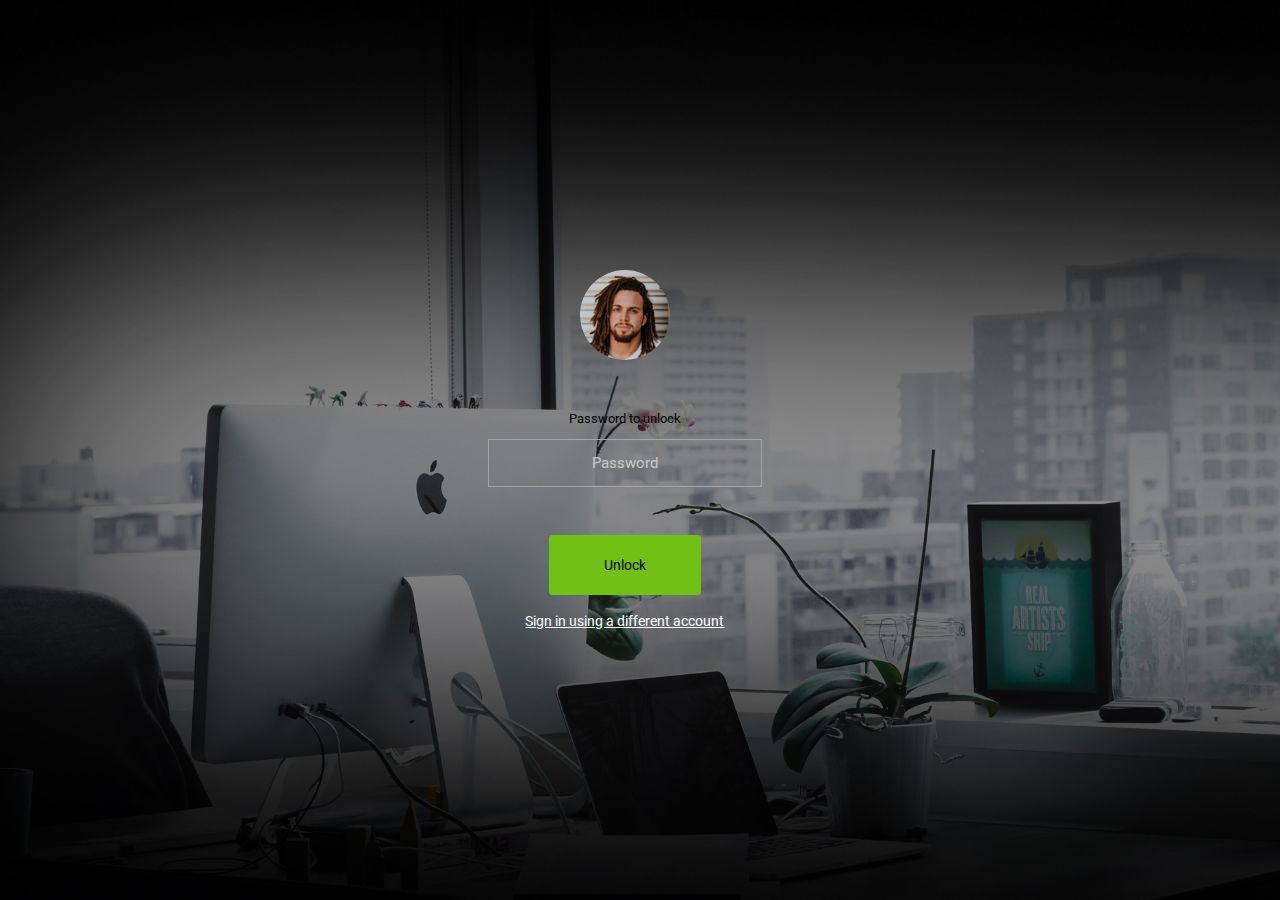
<file: static/admin/pages/samples/lock-screen.html>
<!DOCTYPE html>
<html lang="en">

<head>
  <!-- Required meta tags -->
  <meta charset="utf-8">
  <meta name="viewport" content="width=device-width, initial-scale=1, shrink-to-fit=no">
  <title>RoyalUI Admin</title>
  <!-- plugins:css -->
  <link rel="stylesheet" href="../../vendors/ti-icons/css/themify-icons.css">
  <link rel="stylesheet" href="../../vendors/base/vendor.bundle.base.css">
  <!-- endinject -->
  <!-- plugin css for this page -->
  <!-- End plugin css for this page -->
  <!-- inject:css -->
  <link rel="stylesheet" href="../../css/style.css">
  <!-- endinject -->
  <link rel="shortcut icon" href="../../images/favicon.png" />
</head>

<body>
  <div class="container-scroller">
    <div class="container-fluid page-body-wrapper full-page-wrapper">
      <div class="content-wrapper d-flex align-items-center auth lock-full-bg">
        <div class="row w-100">
          <div class="col-lg-4 mx-auto">
            <div class="auth-form-transparent text-left p-5 text-center">
              <img src="../../images/faces/face13.jpg" class="lock-profile-img" alt="img">
              <form class="pt-5">
                <div class="form-group">
                  <label for="examplePassword1">Password to unlock</label>
                  <input type="password" class="form-control text-center" id="examplePassword1" placeholder="Password">
                </div>
                <div class="mt-5">
                  <a class="btn btn-block btn-success btn-lg font-weight-medium" href="../../index.html">Unlock</a>
                </div>
                <div class="mt-3 text-center">
                  <a href="#" class="auth-link text-white">Sign in using a different account</a>
                </div>
              </form>
            </div>
          </div>
        </div>
      </div>
      <!-- content-wrapper ends -->
    </div>
    <!-- page-body-wrapper ends -->
  </div>
  <!-- container-scroller -->
  <!-- plugins:js -->
  <script src="../../vendors/base/vendor.bundle.base.js"></script>
  <!-- endinject -->
  <!-- inject:js -->
  <script src="../../js/off-canvas.js"></script>
  <script src="../../js/hoverable-collapse.js"></script>
  <script src="../../js/template.js"></script>
  <script src="../../js/todolist.js"></script>
  <!-- endinject -->
</body>

</html>
</file>
<file: static/admin/vendors/ti-icons/css/themify-icons.css>
@font-face {
	font-family: 'themify';
	src:url('../fonts/themify.eot');
	src:url('../fonts/themify.eot?#iefix') format('embedded-opentype'),
		url('../fonts/themify.woff') format('woff'),
		url('../fonts/themify.ttf') format('truetype'),
		url('../fonts/themify.svg') format('svg');
	font-weight: normal;
	font-style: normal;
}

[class^="ti-"], [class*=" ti-"] {
	font-family: 'themify';
	speak: none;
	font-style: normal;
	font-weight: normal;
	font-variant: normal;
	text-transform: none;
	line-height: 1;

	/* Better Font Rendering =========== */
	-webkit-font-smoothing: antialiased;
	-moz-osx-font-smoothing: grayscale;
}

.ti-wand:before {
	content: "\e600";
}
.ti-volume:before {
	content: "\e601";
}
.ti-user:before {
	content: "\e602";
}
.ti-unlock:before {
	content: "\e603";
}
.ti-unlink:before {
	content: "\e604";
}
.ti-trash:before {
	content: "\e605";
}
.ti-thought:before {
	content: "\e606";
}
.ti-target:before {
	content: "\e607";
}
.ti-tag:before {
	content: "\e608";
}
.ti-tablet:before {
	content: "\e609";
}
.ti-star:before {
	content: "\e60a";
}
.ti-spray:before {
	content: "\e60b";
}
.ti-signal:before {
	content: "\e60c";
}
.ti-shopping-cart:before {
	content: "\e60d";
}
.ti-shopping-cart-full:before {
	content: "\e60e";
}
.ti-settings:before {
	content: "\e60f";
}
.ti-search:before {
	content: "\e610";
}
.ti-zoom-in:before {
	content: "\e611";
}
.ti-zoom-out:before {
	content: "\e612";
}
.ti-cut:before {
	content: "\e613";
}
.ti-ruler:before {
	content: "\e614";
}
.ti-ruler-pencil:before {
	content: "\e615";
}
.ti-ruler-alt:before {
	content: "\e616";
}
.ti-bookmark:before {
	content: "\e617";
}
.ti-bookmark-alt:before {
	content: "\e618";
}
.ti-reload:before {
	content: "\e619";
}
.ti-plus:before {
	content: "\e61a";
}
.ti-pin:before {
	content: "\e61b";
}
.ti-pencil:before {
	content: "\e61c";
}
.ti-pencil-alt:before {
	content: "\e61d";
}
.ti-paint-roller:before {
	content: "\e61e";
}
.ti-paint-bucket:before {
	content: "\e61f";
}
.ti-na:before {
	content: "\e620";
}
.ti-mobile:before {
	content: "\e621";
}
.ti-minus:before {
	content: "\e622";
}
.ti-medall:before {
	content: "\e623";
}
.ti-medall-alt:before {
	content: "\e624";
}
.ti-marker:before {
	content: "\e625";
}
.ti-marker-alt:before {
	content: "\e626";
}
.ti-arrow-up:before {
	content: "\e627";
}
.ti-arrow-right:before {
	content: "\e628";
}
.ti-arrow-left:before {
	content: "\e629";
}
.ti-arrow-down:before {
	content: "\e62a";
}
.ti-lock:before {
	content: "\e62b";
}
.ti-location-arrow:before {
	content: "\e62c";
}
.ti-link:before {
	content: "\e62d";
}
.ti-layout:before {
	content: "\e62e";
}
.ti-layers:before {
	content: "\e62f";
}
.ti-layers-alt:before {
	content: "\e630";
}
.ti-key:before {
	content: "\e631";
}
.ti-import:before {
	content: "\e632";
}
.ti-image:before {
	content: "\e633";
}
.ti-heart:before {
	content: "\e634";
}
.ti-heart-broken:before {
	content: "\e635";
}
.ti-hand-stop:before {
	content: "\e636";
}
.ti-hand-open:before {
	content: "\e637";
}
.ti-hand-drag:before {
	content: "\e638";
}
.ti-folder:before {
	content: "\e639";
}
.ti-flag:before {
	content: "\e63a";
}
.ti-flag-alt:before {
	content: "\e63b";
}
.ti-flag-alt-2:before {
	content: "\e63c";
}
.ti-eye:before {
	content: "\e63d";
}
.ti-export:before {
	content: "\e63e";
}
.ti-exchange-vertical:before {
	content: "\e63f";
}
.ti-desktop:before {
	content: "\e640";
}
.ti-cup:before {
	content: "\e641";
}
.ti-crown:before {
	content: "\e642";
}
.ti-comments:before {
	content: "\e643";
}
.ti-comment:before {
	content: "\e644";
}
.ti-comment-alt:before {
	content: "\e645";
}
.ti-close:before {
	content: "\e646";
}
.ti-clip:before {
	content: "\e647";
}
.ti-angle-up:before {
	content: "\e648";
}
.ti-angle-right:before {
	content: "\e649";
}
.ti-angle-left:before {
	content: "\e64a";
}
.ti-angle-down:before {
	content: "\e64b";
}
.ti-check:before {
	content: "\e64c";
}
.ti-check-box:before {
	content: "\e64d";
}
.ti-camera:before {
	content: "\e64e";
}
.ti-announcement:before {
	content: "\e64f";
}
.ti-brush:before {
	content: "\e650";
}
.ti-briefcase:before {
	content: "\e651";
}
.ti-bolt:before {
	content: "\e652";
}
.ti-bolt-alt:before {
	content: "\e653";
}
.ti-blackboard:before {
	content: "\e654";
}
.ti-bag:before {
	content: "\e655";
}
.ti-move:before {
	content: "\e656";
}
.ti-arrows-vertical:before {
	content: "\e657";
}
.ti-arrows-horizontal:before {
	content: "\e658";
}
.ti-fullscreen:before {
	content: "\e659";
}
.ti-arrow-top-right:before {
	content: "\e65a";
}
.ti-arrow-top-left:before {
	content: "\e65b";
}
.ti-arrow-circle-up:before {
	content: "\e65c";
}
.ti-arrow-circle-right:before {
	content: "\e65d";
}
.ti-arrow-circle-left:before {
	content: "\e65e";
}
.ti-arrow-circle-down:before {
	content: "\e65f";
}
.ti-angle-double-up:before {
	content: "\e660";
}
.ti-angle-double-right:before {
	content: "\e661";
}
.ti-angle-double-left:before {
	content: "\e662";
}
.ti-angle-double-down:before {
	content: "\e663";
}
.ti-zip:before {
	content: "\e664";
}
.ti-world:before {
	content: "\e665";
}
.ti-wheelchair:before {
	content: "\e666";
}
.ti-view-list:before {
	content: "\e667";
}
.ti-view-list-alt:before {
	content: "\e668";
}
.ti-view-grid:before {
	content: "\e669";
}
.ti-uppercase:before {
	content: "\e66a";
}
.ti-upload:before {
	content: "\e66b";
}
.ti-underline:before {
	content: "\e66c";
}
.ti-truck:before {
	content: "\e66d";
}
.ti-timer:before {
	content: "\e66e";
}
.ti-ticket:before {
	content: "\e66f";
}
.ti-thumb-up:before {
	content: "\e670";
}
.ti-thumb-down:before {
	content: "\e671";
}
.ti-text:before {
	content: "\e672";
}
.ti-stats-up:before {
	content: "\e673";
}
.ti-stats-down:before {
	content: "\e674";
}
.ti-split-v:before {
	content: "\e675";
}
.ti-split-h:before {
	content: "\e676";
}
.ti-smallcap:before {
	content: "\e677";
}
.ti-shine:before {
	content: "\e678";
}
.ti-shift-right:before {
	content: "\e679";
}
.ti-shift-left:before {
	content: "\e67a";
}
.ti-shield:before {
	content: "\e67b";
}
.ti-notepad:before {
	content: "\e67c";
}
.ti-server:before {
	content: "\e67d";
}
.ti-quote-right:before {
	content: "\e67e";
}
.ti-quote-left:before {
	content: "\e67f";
}
.ti-pulse:before {
	content: "\e680";
}
.ti-printer:before {
	content: "\e681";
}
.ti-power-off:before {
	content: "\e682";
}
.ti-plug:before {
	content: "\e683";
}
.ti-pie-chart:before {
	content: "\e684";
}
.ti-paragraph:before {
	content: "\e685";
}
.ti-panel:before {
	content: "\e686";
}
.ti-package:before {
	content: "\e687";
}
.ti-music:before {
	content: "\e688";
}
.ti-music-alt:before {
	content: "\e689";
}
.ti-mouse:before {
	content: "\e68a";
}
.ti-mouse-alt:before {
	content: "\e68b";
}
.ti-money:before {
	content: "\e68c";
}
.ti-microphone:before {
	content: "\e68d";
}
.ti-menu:before {
	content: "\e68e";
}
.ti-menu-alt:before {
	content: "\e68f";
}
.ti-map:before {
	content: "\e690";
}
.ti-map-alt:before {
	content: "\e691";
}
.ti-loop:before {
	content: "\e692";
}
.ti-location-pin:before {
	content: "\e693";
}
.ti-list:before {
	content: "\e694";
}
.ti-light-bulb:before {
	content: "\e695";
}
.ti-Italic:before {
	content: "\e696";
}
.ti-info:before {
	content: "\e697";
}
.ti-infinite:before {
	content: "\e698";
}
.ti-id-badge:before {
	content: "\e699";
}
.ti-hummer:before {
	content: "\e69a";
}
.ti-home:before {
	content: "\e69b";
}
.ti-help:before {
	content: "\e69c";
}
.ti-headphone:before {
	content: "\e69d";
}
.ti-harddrives:before {
	content: "\e69e";
}
.ti-harddrive:before {
	content: "\e69f";
}
.ti-gift:before {
	content: "\e6a0";
}
.ti-game:before {
	content: "\e6a1";
}
.ti-filter:before {
	content: "\e6a2";
}
.ti-files:before {
	content: "\e6a3";
}
.ti-file:before {
	content: "\e6a4";
}
.ti-eraser:before {
	content: "\e6a5";
}
.ti-envelope:before {
	content: "\e6a6";
}
.ti-download:before {
	content: "\e6a7";
}
.ti-direction:before {
	content: "\e6a8";
}
.ti-direction-alt:before {
	content: "\e6a9";
}
.ti-dashboard:before {
	content: "\e6aa";
}
.ti-control-stop:before {
	content: "\e6ab";
}
.ti-control-shuffle:before {
	content: "\e6ac";
}
.ti-control-play:before {
	content: "\e6ad";
}
.ti-control-pause:before {
	content: "\e6ae";
}
.ti-control-forward:before {
	content: "\e6af";
}
.ti-control-backward:before {
	content: "\e6b0";
}
.ti-cloud:before {
	content: "\e6b1";
}
.ti-cloud-up:before {
	content: "\e6b2";
}
.ti-cloud-down:before {
	content: "\e6b3";
}
.ti-clipboard:before {
	content: "\e6b4";
}
.ti-car:before {
	content: "\e6b5";
}
.ti-calendar:before {
	content: "\e6b6";
}
.ti-book:before {
	content: "\e6b7";
}
.ti-bell:before {
	content: "\e6b8";
}
.ti-basketball:before {
	content: "\e6b9";
}
.ti-bar-chart:before {
	content: "\e6ba";
}
.ti-bar-chart-alt:before {
	content: "\e6bb";
}
.ti-back-right:before {
	content: "\e6bc";
}
.ti-back-left:before {
	content: "\e6bd";
}
.ti-arrows-corner:before {
	content: "\e6be";
}
.ti-archive:before {
	content: "\e6bf";
}
.ti-anchor:before {
	content: "\e6c0";
}
.ti-align-right:before {
	content: "\e6c1";
}
.ti-align-left:before {
	content: "\e6c2";
}
.ti-align-justify:before {
	content: "\e6c3";
}
.ti-align-center:before {
	content: "\e6c4";
}
.ti-alert:before {
	content: "\e6c5";
}
.ti-alarm-clock:before {
	content: "\e6c6";
}
.ti-agenda:before {
	content: "\e6c7";
}
.ti-write:before {
	content: "\e6c8";
}
.ti-window:before {
	content: "\e6c9";
}
.ti-widgetized:before {
	content: "\e6ca";
}
.ti-widget:before {
	content: "\e6cb";
}
.ti-widget-alt:before {
	content: "\e6cc";
}
.ti-wallet:before {
	content: "\e6cd";
}
.ti-video-clapper:before {
	content: "\e6ce";
}
.ti-video-camera:before {
	content: "\e6cf";
}
.ti-vector:before {
	content: "\e6d0";
}
.ti-themify-logo:before {
	content: "\e6d1";
}
.ti-themify-favicon:before {
	content: "\e6d2";
}
.ti-themify-favicon-alt:before {
	content: "\e6d3";
}
.ti-support:before {
	content: "\e6d4";
}
.ti-stamp:before {
	content: "\e6d5";
}
.ti-split-v-alt:before {
	content: "\e6d6";
}
.ti-slice:before {
	content: "\e6d7";
}
.ti-shortcode:before {
	content: "\e6d8";
}
.ti-shift-right-alt:before {
	content: "\e6d9";
}
.ti-shift-left-alt:before {
	content: "\e6da";
}
.ti-ruler-alt-2:before {
	content: "\e6db";
}
.ti-receipt:before {
	content: "\e6dc";
}
.ti-pin2:before {
	content: "\e6dd";
}
.ti-pin-alt:before {
	content: "\e6de";
}
.ti-pencil-alt2:before {
	content: "\e6df";
}
.ti-palette:before {
	content: "\e6e0";
}
.ti-more:before {
	content: "\e6e1";
}
.ti-more-alt:before {
	content: "\e6e2";
}
.ti-microphone-alt:before {
	content: "\e6e3";
}
.ti-magnet:before {
	content: "\e6e4";
}
.ti-line-double:before {
	content: "\e6e5";
}
.ti-line-dotted:before {
	content: "\e6e6";
}
.ti-line-dashed:before {
	content: "\e6e7";
}
.ti-layout-width-full:before {
	content: "\e6e8";
}
.ti-layout-width-default:before {
	content: "\e6e9";
}
.ti-layout-width-default-alt:before {
	content: "\e6ea";
}
.ti-layout-tab:before {
	content: "\e6eb";
}
.ti-layout-tab-window:before {
	content: "\e6ec";
}
.ti-layout-tab-v:before {
	content: "\e6ed";
}
.ti-layout-tab-min:before {
	content: "\e6ee";
}
.ti-layout-slider:before {
	content: "\e6ef";
}
.ti-layout-slider-alt:before {
	content: "\e6f0";
}
.ti-layout-sidebar-right:before {
	content: "\e6f1";
}
.ti-layout-sidebar-none:before {
	content: "\e6f2";
}
.ti-layout-sidebar-left:before {
	content: "\e6f3";
}
.ti-layout-placeholder:before {
	content: "\e6f4";
}
.ti-layout-menu:before {
	content: "\e6f5";
}
.ti-layout-menu-v:before {
	content: "\e6f6";
}
.ti-layout-menu-separated:before {
	content: "\e6f7";
}
.ti-layout-menu-full:before {
	content: "\e6f8";
}
.ti-layout-media-right-alt:before {
	content: "\e6f9";
}
.ti-layout-media-right:before {
	content: "\e6fa";
}
.ti-layout-media-overlay:before {
	content: "\e6fb";
}
.ti-layout-media-overlay-alt:before {
	content: "\e6fc";
}
.ti-layout-media-overlay-alt-2:before {
	content: "\e6fd";
}
.ti-layout-media-left-alt:before {
	content: "\e6fe";
}
.ti-layout-media-left:before {
	content: "\e6ff";
}
.ti-layout-media-center-alt:before {
	content: "\e700";
}
.ti-layout-media-center:before {
	content: "\e701";
}
.ti-layout-list-thumb:before {
	content: "\e702";
}
.ti-layout-list-thumb-alt:before {
	content: "\e703";
}
.ti-layout-list-post:before {
	content: "\e704";
}
.ti-layout-list-large-image:before {
	content: "\e705";
}
.ti-layout-line-solid:before {
	content: "\e706";
}
.ti-layout-grid4:before {
	content: "\e707";
}
.ti-layout-grid3:before {
	content: "\e708";
}
.ti-layout-grid2:before {
	content: "\e709";
}
.ti-layout-grid2-thumb:before {
	content: "\e70a";
}
.ti-layout-cta-right:before {
	content: "\e70b";
}
.ti-layout-cta-left:before {
	content: "\e70c";
}
.ti-layout-cta-center:before {
	content: "\e70d";
}
.ti-layout-cta-btn-right:before {
	content: "\e70e";
}
.ti-layout-cta-btn-left:before {
	content: "\e70f";
}
.ti-layout-column4:before {
	content: "\e710";
}
.ti-layout-column3:before {
	content: "\e711";
}
.ti-layout-column2:before {
	content: "\e712";
}
.ti-layout-accordion-separated:before {
	content: "\e713";
}
.ti-layout-accordion-merged:before {
	content: "\e714";
}
.ti-layout-accordion-list:before {
	content: "\e715";
}
.ti-ink-pen:before {
	content: "\e716";
}
.ti-info-alt:before {
	content: "\e717";
}
.ti-help-alt:before {
	content: "\e718";
}
.ti-headphone-alt:before {
	content: "\e719";
}
.ti-hand-point-up:before {
	content: "\e71a";
}
.ti-hand-point-right:before {
	content: "\e71b";
}
.ti-hand-point-left:before {
	content: "\e71c";
}
.ti-hand-point-down:before {
	content: "\e71d";
}
.ti-gallery:before {
	content: "\e71e";
}
.ti-face-smile:before {
	content: "\e71f";
}
.ti-face-sad:before {
	content: "\e720";
}
.ti-credit-card:before {
	content: "\e721";
}
.ti-control-skip-forward:before {
	content: "\e722";
}
.ti-control-skip-backward:before {
	content: "\e723";
}
.ti-control-record:before {
	content: "\e724";
}
.ti-control-eject:before {
	content: "\e725";
}
.ti-comments-smiley:before {
	content: "\e726";
}
.ti-brush-alt:before {
	content: "\e727";
}
.ti-youtube:before {
	content: "\e728";
}
.ti-vimeo:before {
	content: "\e729";
}
.ti-twitter:before {
	content: "\e72a";
}
.ti-time:before {
	content: "\e72b";
}
.ti-tumblr:before {
	content: "\e72c";
}
.ti-skype:before {
	content: "\e72d";
}
.ti-share:before {
	content: "\e72e";
}
.ti-share-alt:before {
	content: "\e72f";
}
.ti-rocket:before {
	content: "\e730";
}
.ti-pinterest:before {
	content: "\e731";
}
.ti-new-window:before {
	content: "\e732";
}
.ti-microsoft:before {
	content: "\e733";
}
.ti-list-ol:before {
	content: "\e734";
}
.ti-linkedin:before {
	content: "\e735";
}
.ti-layout-sidebar-2:before {
	content: "\e736";
}
.ti-layout-grid4-alt:before {
	content: "\e737";
}
.ti-layout-grid3-alt:before {
	content: "\e738";
}
.ti-layout-grid2-alt:before {
	content: "\e739";
}
.ti-layout-column4-alt:before {
	content: "\e73a";
}
.ti-layout-column3-alt:before {
	content: "\e73b";
}
.ti-layout-column2-alt:before {
	content: "\e73c";
}
.ti-instagram:before {
	content: "\e73d";
}
.ti-google:before {
	content: "\e73e";
}
.ti-github:before {
	content: "\e73f";
}
.ti-flickr:before {
	content: "\e740";
}
.ti-facebook:before {
	content: "\e741";
}
.ti-dropbox:before {
	content: "\e742";
}
.ti-dribbble:before {
	content: "\e743";
}
.ti-apple:before {
	content: "\e744";
}
.ti-android:before {
	content: "\e745";
}
.ti-save:before {
	content: "\e746";
}
.ti-save-alt:before {
	content: "\e747";
}
.ti-yahoo:before {
	content: "\e748";
}
.ti-wordpress:before {
	content: "\e749";
}
.ti-vimeo-alt:before {
	content: "\e74a";
}
.ti-twitter-alt:before {
	content: "\e74b";
}
.ti-tumblr-alt:before {
	content: "\e74c";
}
.ti-trello:before {
	content: "\e74d";
}
.ti-stack-overflow:before {
	content: "\e74e";
}
.ti-soundcloud:before {
	content: "\e74f";
}
.ti-sharethis:before {
	content: "\e750";
}
.ti-sharethis-alt:before {
	content: "\e751";
}
.ti-reddit:before {
	content: "\e752";
}
.ti-pinterest-alt:before {
	content: "\e753";
}
.ti-microsoft-alt:before {
	content: "\e754";
}
.ti-linux:before {
	content: "\e755";
}
.ti-jsfiddle:before {
	content: "\e756";
}
.ti-joomla:before {
	content: "\e757";
}
.ti-html5:before {
	content: "\e758";
}
.ti-flickr-alt:before {
	content: "\e759";
}
.ti-email:before {
	content: "\e75a";
}
.ti-drupal:before {
	content: "\e75b";
}
.ti-dropbox-alt:before {
	content: "\e75c";
}
.ti-css3:before {
	content: "\e75d";
}
.ti-rss:before {
	content: "\e75e";
}
.ti-rss-alt:before {
	content: "\e75f";
}
</file>
<file: static/admin/vendors/base/vendor.bundle.base.css>
/*
 * Container style
 */
.ps {
  overflow: hidden !important;
  overflow-anchor: none;
  -ms-overflow-style: none;
  touch-action: auto;
  -ms-touch-action: auto;
}

/*
 * Scrollbar rail styles
 */
.ps__rail-x {
  display: none;
  opacity: 0;
  transition: background-color .2s linear, opacity .2s linear;
  -webkit-transition: background-color .2s linear, opacity .2s linear;
  height: 15px;
  /* there must be 'bottom' or 'top' for ps__rail-x */
  bottom: 0px;
  /* please don't change 'position' */
  position: absolute;
}

.ps__rail-y {
  display: none;
  opacity: 0;
  transition: background-color .2s linear, opacity .2s linear;
  -webkit-transition: background-color .2s linear, opacity .2s linear;
  width: 15px;
  /* there must be 'right' or 'left' for ps__rail-y */
  right: 0;
  /* please don't change 'position' */
  position: absolute;
}

.ps--active-x > .ps__rail-x,
.ps--active-y > .ps__rail-y {
  display: block;
  background-color: transparent;
}

.ps:hover > .ps__rail-x,
.ps:hover > .ps__rail-y,
.ps--focus > .ps__rail-x,
.ps--focus > .ps__rail-y,
.ps--scrolling-x > .ps__rail-x,
.ps--scrolling-y > .ps__rail-y {
  opacity: 0.6;
}

.ps .ps__rail-x:hover,
.ps .ps__rail-y:hover,
.ps .ps__rail-x:focus,
.ps .ps__rail-y:focus,
.ps .ps__rail-x.ps--clicking,
.ps .ps__rail-y.ps--clicking {
  background-color: #eee;
  opacity: 0.9;
}

/*
 * Scrollbar thumb styles
 */
.ps__thumb-x {
  background-color: #aaa;
  border-radius: 6px;
  transition: background-color .2s linear, height .2s ease-in-out;
  -webkit-transition: background-color .2s linear, height .2s ease-in-out;
  height: 6px;
  /* there must be 'bottom' for ps__thumb-x */
  bottom: 2px;
  /* please don't change 'position' */
  position: absolute;
}

.ps__thumb-y {
  background-color: #aaa;
  border-radius: 6px;
  transition: background-color .2s linear, width .2s ease-in-out;
  -webkit-transition: background-color .2s linear, width .2s ease-in-out;
  width: 6px;
  /* there must be 'right' for ps__thumb-y */
  right: 2px;
  /* please don't change 'position' */
  position: absolute;
}

.ps__rail-x:hover > .ps__thumb-x,
.ps__rail-x:focus > .ps__thumb-x,
.ps__rail-x.ps--clicking .ps__thumb-x {
  background-color: #999;
  height: 11px;
}

.ps__rail-y:hover > .ps__thumb-y,
.ps__rail-y:focus > .ps__thumb-y,
.ps__rail-y.ps--clicking .ps__thumb-y {
  background-color: #999;
  width: 11px;
}

/* MS supports */
@supports (-ms-overflow-style: none) {
  .ps {
    overflow: auto !important;
  }
}

@media screen and (-ms-high-contrast: active), (-ms-high-contrast: none) {
  .ps {
    overflow: auto !important;
  }
}
</file>
